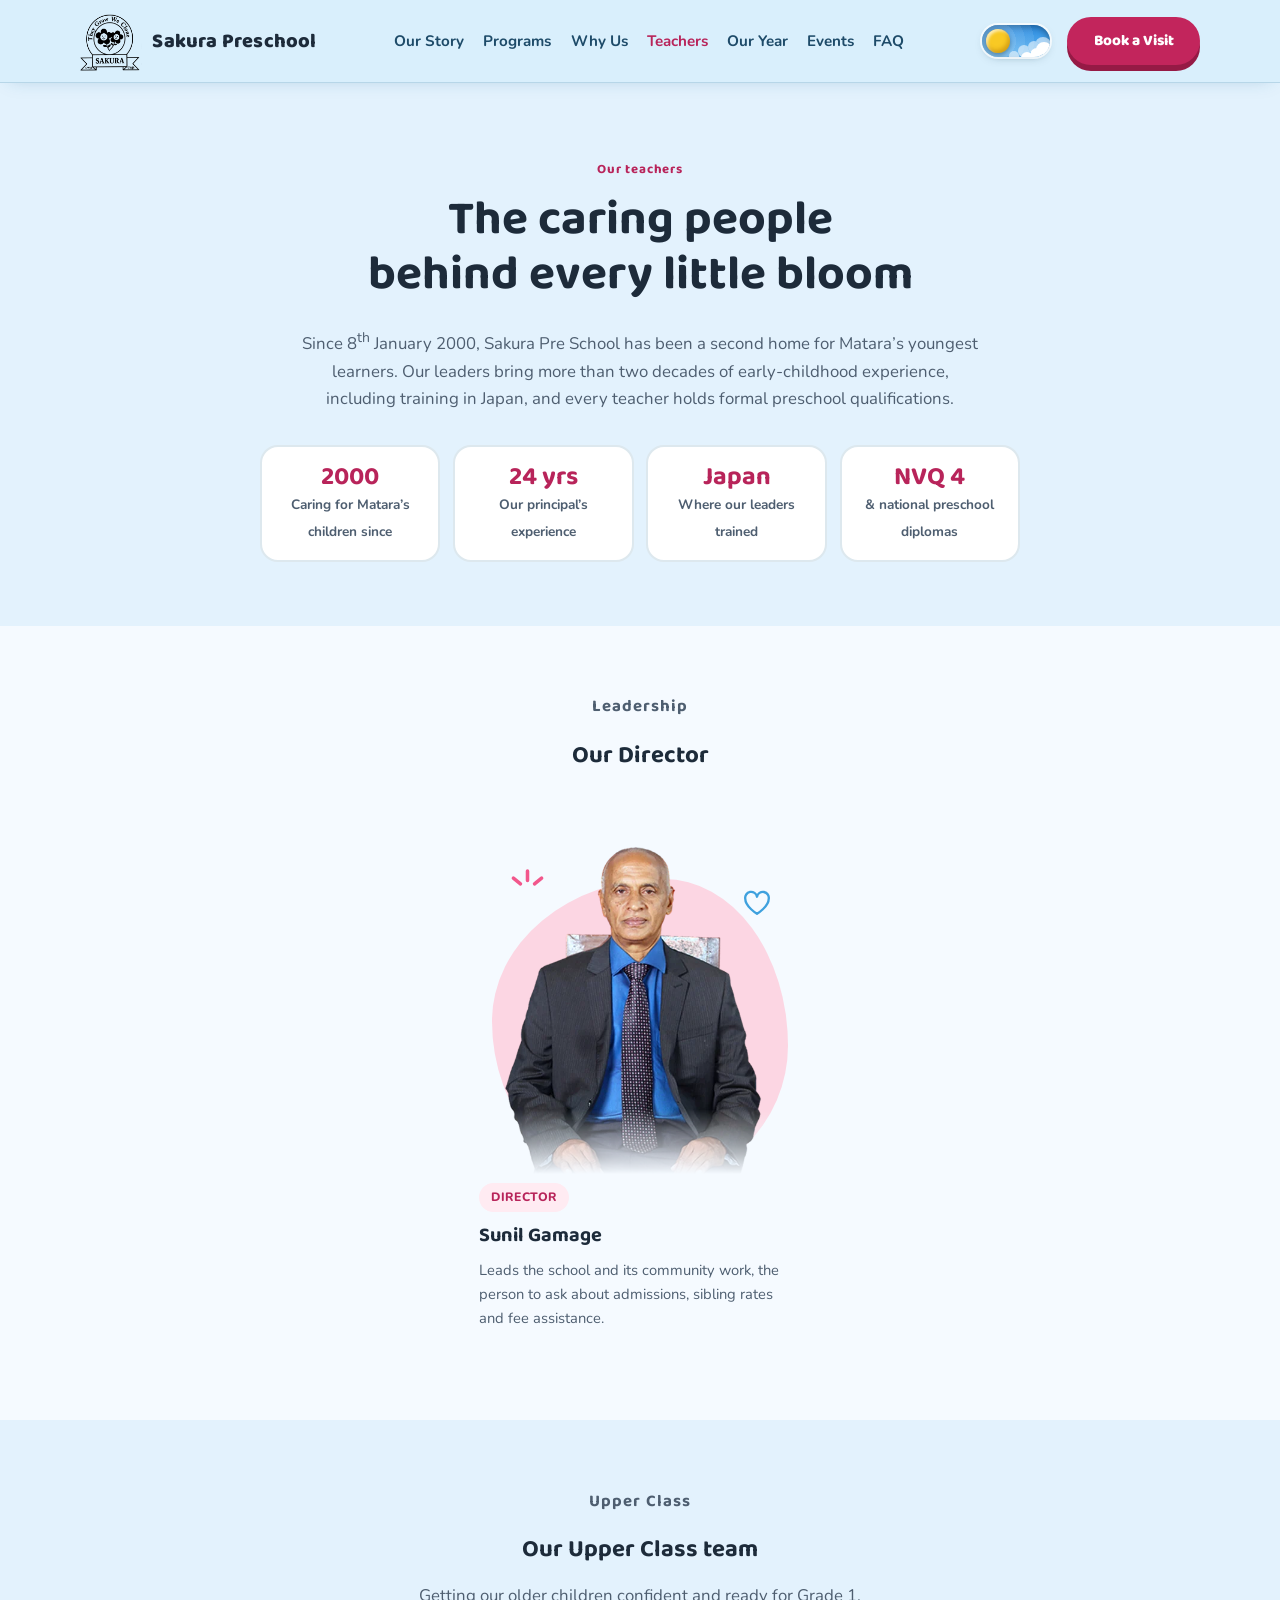
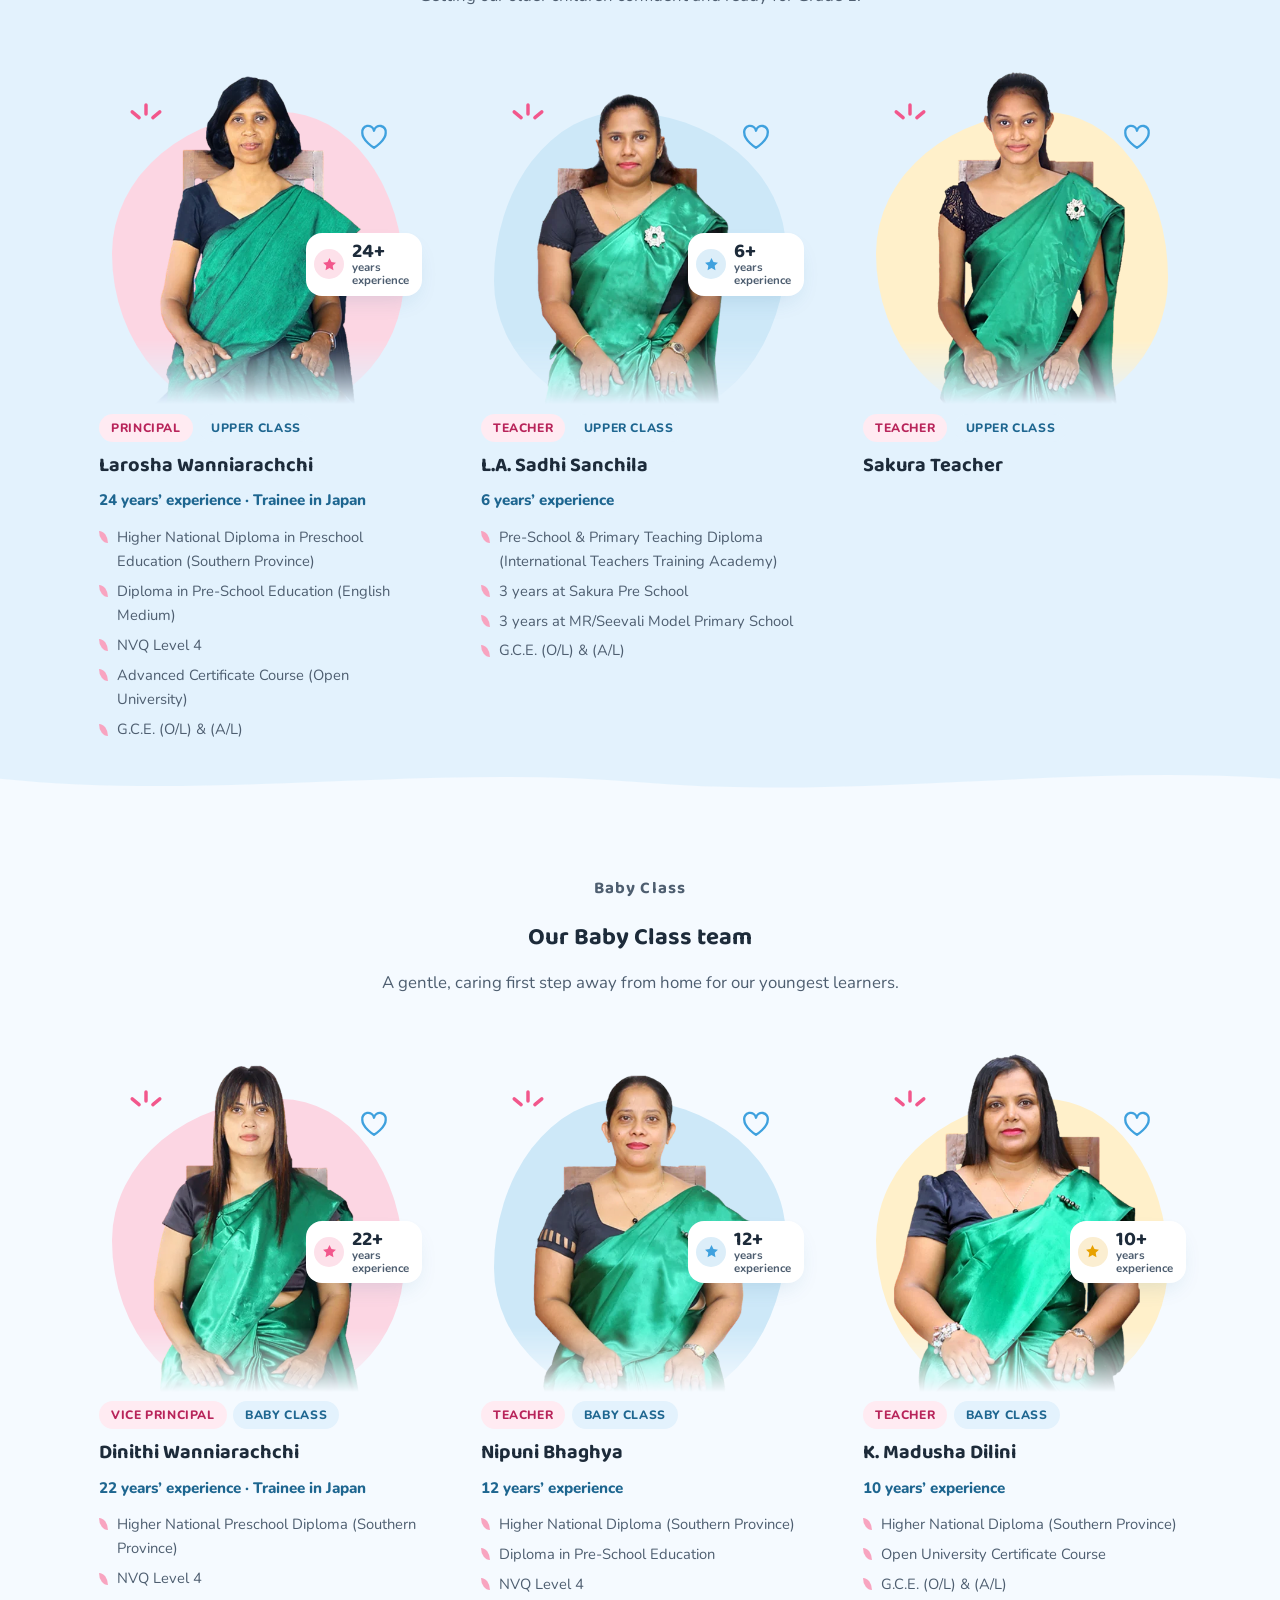
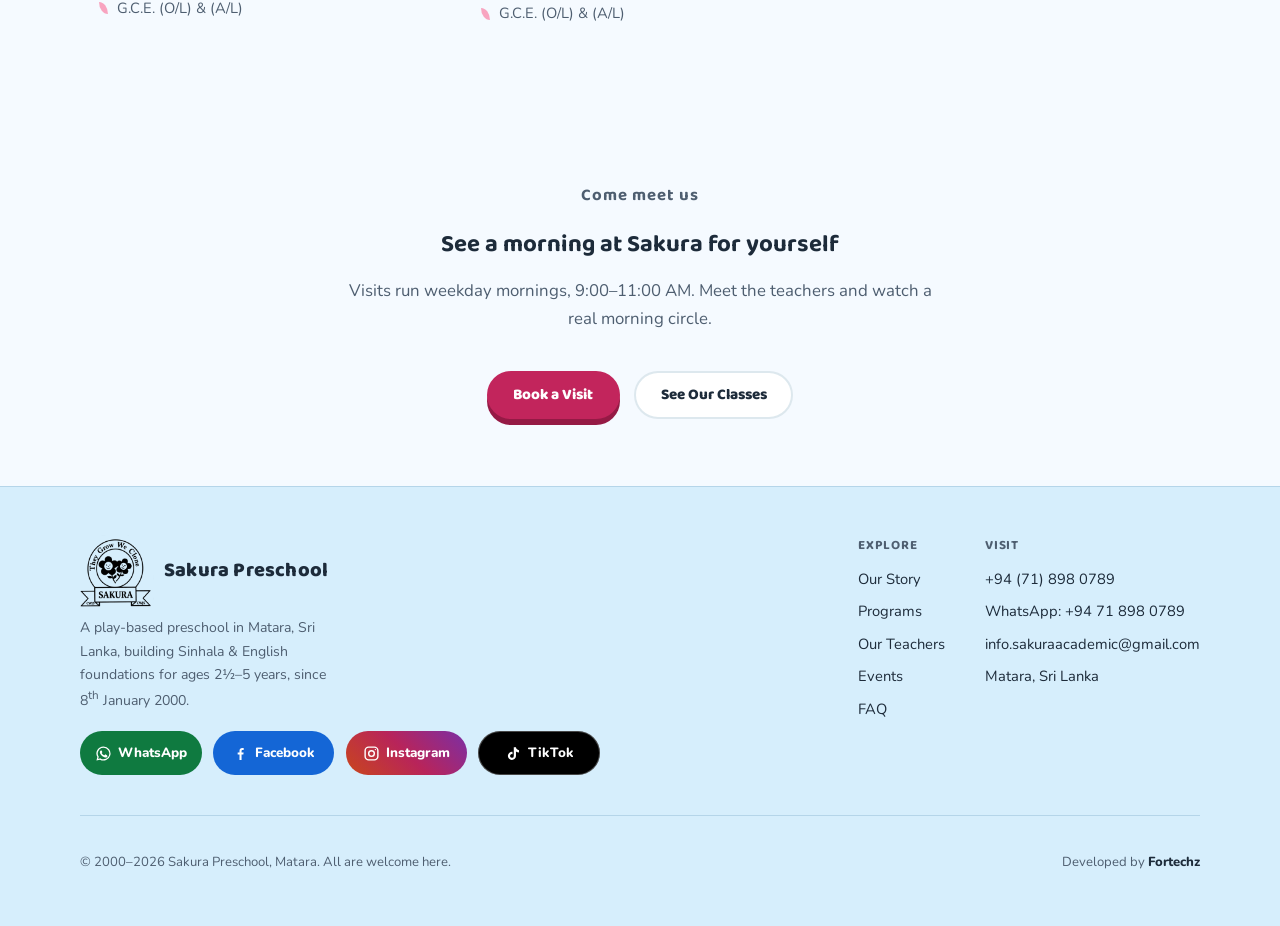
<file: about.html>
<!DOCTYPE html>
<html lang="en">
<head>
<meta charset="UTF-8">
<meta name="viewport" content="width=device-width, initial-scale=1.0">
<title>Our Teachers | Sakura Pre School Matara</title>
<meta name="description" content="Meet the director, principal and qualified Baby Class and Upper Class teachers of Sakura Pre School, Matara, over 20 years of experience, with Japan-trained leadership.">
<meta name="robots" content="index, follow, max-image-preview:large">
<meta name="author" content="Sakura Preschool">
<meta name="theme-color" content="#101d2b">
<script>
  (function () {
    var t;
    try { t = localStorage.getItem('theme'); } catch (e) {}
    if (t !== 'light' && t !== 'dark') t = 'light'; // new visitors start light; dark only if they pick it
    document.documentElement.setAttribute('data-theme', t);
  })();
</script>
<link rel="canonical" href="https://sakura-pre-school.vercel.app/about.html">
<meta property="og:type" content="website">
<meta property="og:site_name" content="Sakura Preschool">
<meta property="og:url" content="https://sakura-pre-school.vercel.app/about.html">
<meta property="og:title" content="Our Teachers | Sakura Pre School Matara">
<meta property="og:description" content="Meet the director, principal and qualified Baby Class and Upper Class teachers of Sakura Pre School, Matara, over 20 years of experience, with Japan-trained leadership.">
<meta property="og:image" content="https://sakura-pre-school.vercel.app/images/staff/larosha-wanniarachchi.jpg">
<meta property="og:image:alt" content="Larosha Wanniarachchi, Principal of Sakura Preschool">
<meta name="twitter:card" content="summary_large_image">
<link rel="icon" href="/favicon.ico" sizes="any">
<link rel="icon" type="image/png" sizes="48x48" href="/favicon-48.png">
<link rel="icon" type="image/png" sizes="96x96" href="/favicon-96.png">
<link rel="icon" type="image/png" sizes="192x192" href="/favicon-192.png">
<link rel="apple-touch-icon" sizes="180x180" href="/apple-touch-icon.png">
<script type="application/ld+json">
{
 "@context": "https://schema.org",
 "@type": "AboutPage",
 "url": "https://sakura-pre-school.vercel.app/about.html",
 "name": "Teachers at Sakura Pre School, Matara",
 "about": {
  "@id": "https://sakura-pre-school.vercel.app/#school",
  "employee": [
   {
    "@type": "Person",
    "name": "Sunil Gamage",
    "jobTitle": "Director",
    "image": "https://sakura-pre-school.vercel.app/images/staff/sunil-gamage.jpg"
   },
   {
    "@type": "Person",
    "name": "Larosha Wanniarachchi",
    "jobTitle": "Principal",
    "image": "https://sakura-pre-school.vercel.app/images/staff/larosha-wanniarachchi.jpg"
   },
   {
    "@type": "Person",
    "name": "L.A. Sadhi Sanchila",
    "jobTitle": "Teacher",
    "image": "https://sakura-pre-school.vercel.app/images/staff/sadhi-sanchila.jpg"
   },
   {
    "@type": "Person",
    "name": "Dinithi Wanniarachchi",
    "jobTitle": "Vice Principal",
    "image": "https://sakura-pre-school.vercel.app/images/staff/dinithi-wanniarachchi.jpg"
   },
   {
    "@type": "Person",
    "name": "Nipuni Bhaghya",
    "jobTitle": "Teacher",
    "image": "https://sakura-pre-school.vercel.app/images/staff/nipuni-bhaghya.jpg"
   },
   {
    "@type": "Person",
    "name": "K. Madusha Dilini",
    "jobTitle": "Teacher",
    "image": "https://sakura-pre-school.vercel.app/images/staff/madusha-dilini.jpg"
   }
  ]
 }
}
</script>
<link rel="stylesheet" href="/css/styles.css">
<link rel="preconnect" href="https://fonts.googleapis.com">
<link rel="preconnect" href="https://fonts.gstatic.com" crossorigin>
<link href="https://fonts.googleapis.com/css2?family=Baloo+2:wght@500;600;700;800&family=Nunito:wght@400;500;600;700;800&family=Noto+Sans+Sinhala:wght@500;700&family=Abhaya+Libre:wght@700;800&display=swap" rel="stylesheet">
</head>
<body>

<a href="#main" class="skip-link">Skip to content</a>

<header class="site">
  <div class="container nav-row">
    <a href="/" class="brand">
      <img class="brand-mark" src="sakura-logo.png" alt="" decoding="async">
      <span class="brand-name">Sakura Preschool</span>
    </a>
    <nav class="links" aria-label="Primary">
      <a href="/#philosophy">Our Story</a>
      <a href="/#programs">Programs</a>
      <a href="/#why">Why Us</a>
      <a href="/about.html" aria-current="page">Teachers</a>
      <a href="/#seasons">Our Year</a>
      <a href="/events.html">Events</a>
      <a href="/#faq">FAQ</a>
    </nav>
    <div class="nav-actions">
      <button type="button" class="theme-toggle" id="themeToggle" role="switch" aria-checked="false" aria-label="Dark mode" title="Switch light / dark mode">
        <span class="tt-track" aria-hidden="true">
          <span class="tt-stars"></span>
          <span class="tt-clouds"></span>
          <span class="tt-knob"><span class="tt-crater c1"></span><span class="tt-crater c2"></span><span class="tt-crater c3"></span></span>
        </span>
      </button>
      <a href="/#enroll" class="btn btn-primary" style="flex-shrink:0">Book a Visit</a>
      <button type="button" class="nav-toggle" id="navToggle" aria-expanded="false" aria-controls="mobileMenu" aria-label="Open menu">
        <svg class="icon-open" viewBox="0 0 24 24" fill="none" stroke="currentColor" stroke-width="2" stroke-linecap="round" aria-hidden="true" focusable="false"><line x1="3" y1="6" x2="21" y2="6"/><line x1="3" y1="12" x2="21" y2="12"/><line x1="3" y1="18" x2="21" y2="18"/></svg>
        <svg class="icon-close" viewBox="0 0 24 24" fill="none" stroke="currentColor" stroke-width="2" stroke-linecap="round" aria-hidden="true" focusable="false"><line x1="5" y1="5" x2="19" y2="19"/><line x1="19" y1="5" x2="5" y2="19"/></svg>
      </button>
    </div>
  </div>
  <div class="container">
    <nav class="mobile-panel" id="mobileMenu" aria-label="Mobile">
      <a href="/#philosophy">Our Story</a>
      <a href="/#programs">Programs</a>
      <a href="/#why">Why Us</a>
      <a href="/about.html" aria-current="page">Teachers</a>
      <a href="/#seasons">Our Year</a>
      <a href="/events.html">Events</a>
      <a href="/#faq">FAQ</a>
      <a href="/#map">Find Us</a>
      <a href="/#enroll" class="btn btn-primary">Book a Visit</a>
    </nav>
  </div>
</header>

<main id="main" tabindex="-1">
  <section class="page-hero">
    <div class="container">
      <p class="eyebrow">Our teachers</p>
      <h1>The caring people behind every little bloom</h1>
      <p class="lead">Since 8<sup>th</sup> January 2000, Sakura Pre School has been a second home for Matara&rsquo;s youngest learners. Our leaders bring more than two decades of early-childhood experience, including training in Japan, and every teacher holds formal preschool qualifications.</p>
      <ul class="stat-strip">
        <li class="stat"><b>2000</b><span>Caring for Matara&rsquo;s children since</span></li>
        <li class="stat"><b>24 yrs</b><span>Our principal&rsquo;s experience</span></li>
        <li class="stat"><b>Japan</b><span>Where our leaders trained</span></li>
        <li class="stat"><b>NVQ&nbsp;4</b><span>&amp; national preschool diplomas</span></li>
      </ul>
    </div>
  </section>

  <section id="director">
    <div class="container">
      <div class="section-head center">
        <p class="eyebrow" style="justify-content:center">Leadership</p>
        <h2>Our Director</h2>
      </div>
      <ul class="staff-grid staff-solo">
        <li class="staff-card" id="sunil-gamage">
          <figure class="staff-photo"><img src="/images/staff/cutout/sunil-gamage.webp" width="600" height="600" loading="lazy" decoding="async" alt="Portrait of Sunil Gamage, Director at Sakura Preschool"></figure>
          <div class="staff-body">
            <div class="staff-tags"><span class="staff-role">Director</span></div>
            <h3>Sunil Gamage</h3>
                        <p class="staff-note">Leads the school and its community work, the person to ask about admissions, sibling rates and fee assistance.</p>
          </div>
        </li>
      </ul>
    </div>
  </section>

  <section id="upper-class" class="band-alt">
    <div class="container">
      <div class="section-head center">
        <p class="eyebrow" style="justify-content:center">Upper Class</p>
        <h2>Our Upper Class team</h2>
        <p>Getting our older children confident and ready for Grade 1.</p>
      </div>
      <ul class="staff-grid">
        <li class="staff-card" id="larosha-wanniarachchi">
          <figure class="staff-photo"><img src="/images/staff/cutout/larosha-wanniarachchi.webp" width="600" height="600" loading="lazy" decoding="async" alt="Portrait of Larosha Wanniarachchi, Principal at Sakura Preschool"><span class="teacher-badge" aria-hidden="true"><span class="tb-ico" aria-hidden="true"><svg viewBox="0 0 24 24"><path d="M12 2.8l2.8 5.7 6.3.9-4.6 4.4 1.1 6.2L12 17l-5.6 3 1.1-6.2L2.9 9.4l6.3-.9Z" fill="currentColor"/></svg></span><span class="tb-text"><b>24+</b> years<br>experience</span></span></figure>
          <div class="staff-body">
            <div class="staff-tags"><span class="staff-role">Principal</span><span class="staff-class">Upper Class</span></div>
            <h3>Larosha Wanniarachchi</h3>
            <p class="staff-exp">24 years&rsquo; experience &middot; Trainee in Japan</p>
            <ul class="staff-quals">
              <li>Higher National Diploma in Preschool Education (Southern Province)</li>
              <li>Diploma in Pre-School Education (English Medium)</li>
              <li>NVQ Level 4</li>
              <li>Advanced Certificate Course (Open University)</li>
              <li>G.C.E. (O/L) &amp; (A/L)</li>
            </ul>
          </div>
        </li>
        <li class="staff-card" id="sadhi-sanchila">
          <figure class="staff-photo"><img src="/images/staff/cutout/sadhi-sanchila.webp" width="600" height="600" loading="lazy" decoding="async" alt="Portrait of L.A. Sadhi Sanchila, Teacher at Sakura Preschool"><span class="teacher-badge" aria-hidden="true"><span class="tb-ico" aria-hidden="true"><svg viewBox="0 0 24 24"><path d="M12 2.8l2.8 5.7 6.3.9-4.6 4.4 1.1 6.2L12 17l-5.6 3 1.1-6.2L2.9 9.4l6.3-.9Z" fill="currentColor"/></svg></span><span class="tb-text"><b>6+</b> years<br>experience</span></span></figure>
          <div class="staff-body">
            <div class="staff-tags"><span class="staff-role">Teacher</span><span class="staff-class">Upper Class</span></div>
            <h3>L.A. Sadhi Sanchila</h3>
            <p class="staff-exp">6 years&rsquo; experience</p>
            <ul class="staff-quals">
              <li>Pre-School &amp; Primary Teaching Diploma (International Teachers Training Academy)</li>
              <li>3 years at Sakura Pre School</li>
              <li>3 years at MR/Seevali Model Primary School</li>
              <li>G.C.E. (O/L) &amp; (A/L)</li>
            </ul>
          </div>
        </li>
        <li class="staff-card" id="upper-class-teacher">
          <figure class="staff-photo"><img src="/images/staff/cutout/teacher-unnamed.webp" width="600" height="600" loading="lazy" decoding="async" alt="Portrait of an Upper Class teacher at Sakura Preschool"></figure>
          <div class="staff-body">
            <div class="staff-tags"><span class="staff-role">Teacher</span><span class="staff-class">Upper Class</span></div>
            <h3>Sakura Teacher</h3>
            <!-- TODO: add her name and qualifications -->
          </div>
        </li>
      </ul>
    </div>
    <svg class="divider to-bg" viewBox="0 0 1200 60" preserveAspectRatio="none" aria-hidden="true" focusable="false"><path d="M0,20 C200,50 400,0 600,25 C800,50 1000,0 1200,20 L1200,60 L0,60 Z"/></svg>
  </section>

  <section id="baby-class">
    <div class="container">
      <div class="section-head center">
        <p class="eyebrow" style="justify-content:center">Baby Class</p>
        <h2>Our Baby Class team</h2>
        <p>A gentle, caring first step away from home for our youngest learners.</p>
      </div>
      <ul class="staff-grid">
        <li class="staff-card" id="dinithi-wanniarachchi">
          <figure class="staff-photo"><img src="/images/staff/cutout/dinithi-wanniarachchi.webp" width="600" height="600" loading="lazy" decoding="async" alt="Portrait of Dinithi Wanniarachchi, Vice Principal at Sakura Preschool"><span class="teacher-badge" aria-hidden="true"><span class="tb-ico" aria-hidden="true"><svg viewBox="0 0 24 24"><path d="M12 2.8l2.8 5.7 6.3.9-4.6 4.4 1.1 6.2L12 17l-5.6 3 1.1-6.2L2.9 9.4l6.3-.9Z" fill="currentColor"/></svg></span><span class="tb-text"><b>22+</b> years<br>experience</span></span></figure>
          <div class="staff-body">
            <div class="staff-tags"><span class="staff-role">Vice Principal</span><span class="staff-class">Baby Class</span></div>
            <h3>Dinithi Wanniarachchi</h3>
            <p class="staff-exp">22 years&rsquo; experience &middot; Trainee in Japan</p>
            <ul class="staff-quals">
              <li>Higher National Preschool Diploma (Southern Province)</li>
              <li>NVQ Level 4</li>
              <li>G.C.E. (O/L) &amp; (A/L)</li>
            </ul>
          </div>
        </li>
        <li class="staff-card" id="nipuni-bhaghya">
          <figure class="staff-photo"><img src="/images/staff/cutout/nipuni-bhaghya.webp" width="600" height="600" loading="lazy" decoding="async" alt="Portrait of Nipuni Bhaghya, Teacher at Sakura Preschool"><span class="teacher-badge" aria-hidden="true"><span class="tb-ico" aria-hidden="true"><svg viewBox="0 0 24 24"><path d="M12 2.8l2.8 5.7 6.3.9-4.6 4.4 1.1 6.2L12 17l-5.6 3 1.1-6.2L2.9 9.4l6.3-.9Z" fill="currentColor"/></svg></span><span class="tb-text"><b>12+</b> years<br>experience</span></span></figure>
          <div class="staff-body">
            <div class="staff-tags"><span class="staff-role">Teacher</span><span class="staff-class">Baby Class</span></div>
            <h3>Nipuni Bhaghya</h3>
            <p class="staff-exp">12 years&rsquo; experience</p>
            <ul class="staff-quals">
              <li>Higher National Diploma (Southern Province)</li>
              <li>Diploma in Pre-School Education</li>
              <li>NVQ Level 4</li>
              <li>G.C.E. (O/L) &amp; (A/L)</li>
            </ul>
          </div>
        </li>
        <li class="staff-card" id="madusha-dilini">
          <figure class="staff-photo"><img src="/images/staff/cutout/madusha-dilini.webp" width="600" height="600" loading="lazy" decoding="async" alt="Portrait of K. Madusha Dilini, Teacher at Sakura Preschool"><span class="teacher-badge" aria-hidden="true"><span class="tb-ico" aria-hidden="true"><svg viewBox="0 0 24 24"><path d="M12 2.8l2.8 5.7 6.3.9-4.6 4.4 1.1 6.2L12 17l-5.6 3 1.1-6.2L2.9 9.4l6.3-.9Z" fill="currentColor"/></svg></span><span class="tb-text"><b>10+</b> years<br>experience</span></span></figure>
          <div class="staff-body">
            <div class="staff-tags"><span class="staff-role">Teacher</span><span class="staff-class">Baby Class</span></div>
            <h3>K. Madusha Dilini</h3>
            <p class="staff-exp">10 years&rsquo; experience</p>
            <ul class="staff-quals">
              <li>Higher National Diploma (Southern Province)</li>
              <li>Open University Certificate Course</li>
              <li>G.C.E. (O/L) &amp; (A/L)</li>
            </ul>
          </div>
        </li>
      </ul>
    </div>
  </section>

  <section class="cta-band">
    <div class="container">
      <div class="section-head center">
        <p class="eyebrow" style="justify-content:center">Come meet us</p>
        <h2>See a morning at Sakura for yourself</h2>
        <p>Visits run weekday mornings, 9:00&ndash;11:00 AM. Meet the teachers and watch a real morning circle.</p>
      </div>
      <div class="hero-ctas">
        <a href="/#enroll" class="btn btn-primary">Book a Visit</a>
        <a href="/#programs" class="btn btn-ghost">See Our Classes</a>
      </div>
    </div>
  </section>
</main>

<footer>
  <div class="container">
    <div class="footer-grid">
      <div>
        <div class="footer-brand">
          <img class="brand-mark" src="sakura-logo.png" alt="" decoding="async">
          <span class="brand-name">Sakura Preschool</span>
        </div>
        <p>A play-based preschool in Matara, Sri Lanka, building Sinhala &amp; English foundations for ages 2&frac12;&ndash;5 years, since 8<sup>th</sup> January 2000.</p>
        <div class="socials" role="group" aria-label="Sakura Preschool on social media">
          <a class="social social-wa" href="https://wa.me/94718980789" target="_blank" rel="noopener"><svg viewBox="0 0 24 24" fill="currentColor" aria-hidden="true"><path d="M12 2a10 10 0 0 0-8.6 15.1L2 22l5-1.3A10 10 0 1 0 12 2Zm0 18.2a8.2 8.2 0 0 1-4.2-1.2l-.3-.2-3 .8.8-2.9-.2-.3A8.2 8.2 0 1 1 12 20.2Zm4.5-6.1c-.2-.1-1.5-.7-1.7-.8-.2-.1-.4-.1-.6.1l-.8 1c-.1.2-.3.2-.5.1a6.7 6.7 0 0 1-3.3-2.9c-.3-.4.2-.4.7-1.3.1-.2 0-.3 0-.4l-.8-1.8c-.2-.5-.4-.4-.6-.4h-.5a1 1 0 0 0-.7.3 3 3 0 0 0-.9 2.2 5.2 5.2 0 0 0 1.1 2.8 11.9 11.9 0 0 0 4.6 4c1.7.7 2.3.8 3.2.7.5-.1 1.5-.6 1.7-1.2.2-.6.2-1.1.2-1.2-.1-.1-.3-.2-.5-.3Z"/></svg>WhatsApp<span class="sr-only"> (opens in a new tab)</span></a>
          <a class="social social-fb" href="https://www.facebook.com/profile.php?id=61560372808466" target="_blank" rel="noopener"><svg viewBox="0 0 24 24" fill="currentColor" aria-hidden="true"><path d="M13.5 21v-7.5h2.5l.4-3h-2.9V8.6c0-.9.3-1.5 1.5-1.5h1.5V4.4c-.3 0-1.2-.1-2.2-.1-2.2 0-3.7 1.3-3.7 3.8v2.4H8v3h2.6V21h2.9Z"/></svg>Facebook<span class="sr-only"> (opens in a new tab)</span></a>
          <a class="social social-ig" href="https://www.instagram.com/sakurapreschool._/" target="_blank" rel="noopener"><svg viewBox="0 0 24 24" fill="none" stroke="currentColor" stroke-width="2" aria-hidden="true"><rect x="3" y="3" width="18" height="18" rx="5"/><circle cx="12" cy="12" r="4"/><circle cx="17.5" cy="6.5" r="1" fill="currentColor" stroke="none"/></svg>Instagram<span class="sr-only"> (opens in a new tab)</span></a>
          <a class="social social-tt" href="https://www.tiktok.com/@sakura.pre.school" target="_blank" rel="noopener"><svg viewBox="0 0 24 24" fill="currentColor" aria-hidden="true"><path d="M16.6 5.8A4.3 4.3 0 0 1 15.5 3h-3.1v12.4a2.6 2.6 0 1 1-1.8-2.5V9.7a5.7 5.7 0 1 0 4.9 5.7V9.1a7.4 7.4 0 0 0 4.3 1.4V7.4a4.3 4.3 0 0 1-3.2-1.6Z"/></svg>TikTok<span class="sr-only"> (opens in a new tab)</span></a>
        </div>
      </div>
      <nav class="footer-links" aria-label="Footer">
        <div>
          <h2 class="footer-h">Explore</h2>
          <a href="/#philosophy">Our Story</a>
          <a href="/#programs">Programs</a>
          <a href="/about.html">Our Teachers</a>
          <a href="/events.html">Events</a>
          <a href="/#faq">FAQ</a>
        </div>
        <div>
          <h2 class="footer-h">Visit</h2>
          <a href="tel:+94718980789">+94 (71) 898 0789</a>
          <a href="https://wa.me/94718980789" target="_blank" rel="noopener">WhatsApp: +94 71 898 0789<span class="sr-only"> (opens in a new tab)</span></a>
          <a href="mailto:info.sakuraacademic@gmail.com">info.sakuraacademic@gmail.com</a>
          <a href="/#map">Matara, Sri Lanka</a>
        </div>
      </nav>
    </div>
    <div class="footer-bottom">
      <span>&copy; 2000&ndash;2026 Sakura Preschool, Matara. All are welcome here.</span>
      <span class="credit">Developed by <a href="https://fortechz.com/" target="_blank" rel="noopener">Fortechz<span class="sr-only"> (opens in a new tab)</span></a></span>
    </div>
  </div>
</footer>

<script src="/js/site.js" defer></script>
</body>
</html>
</file>
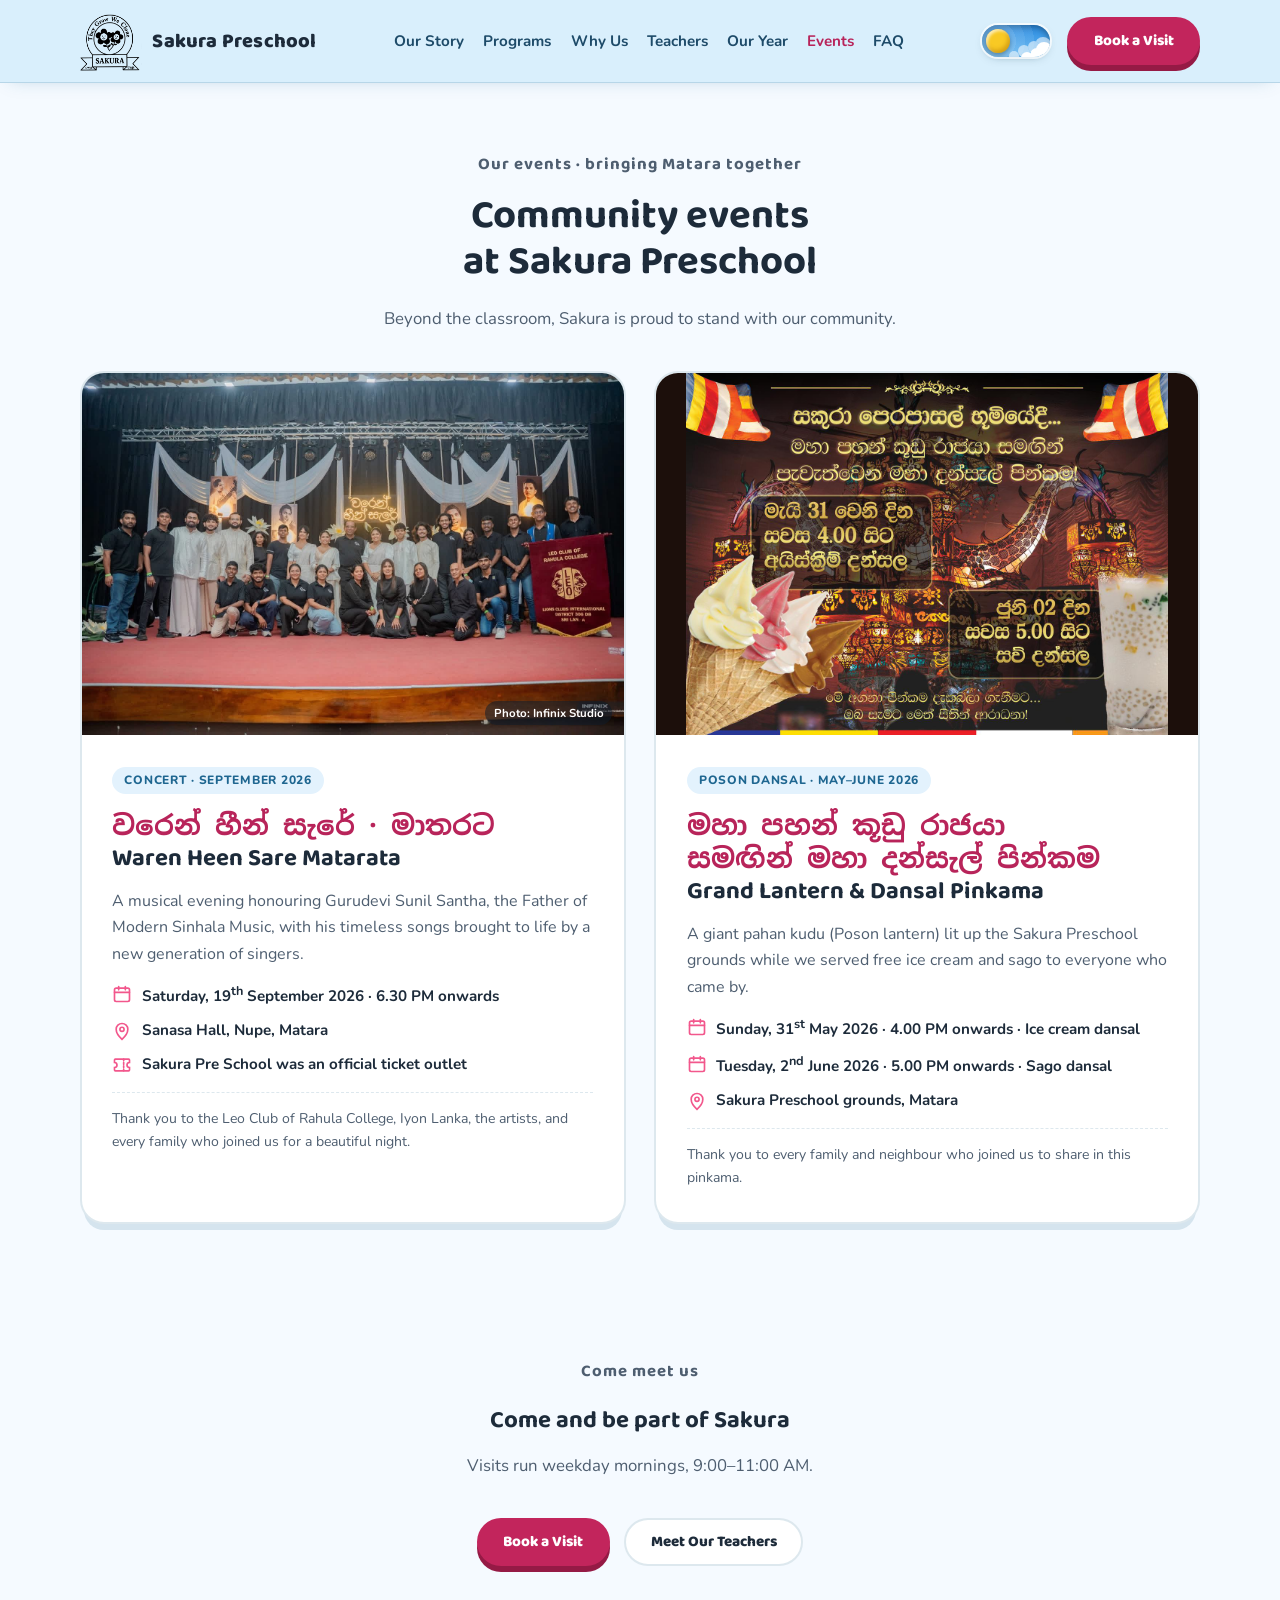
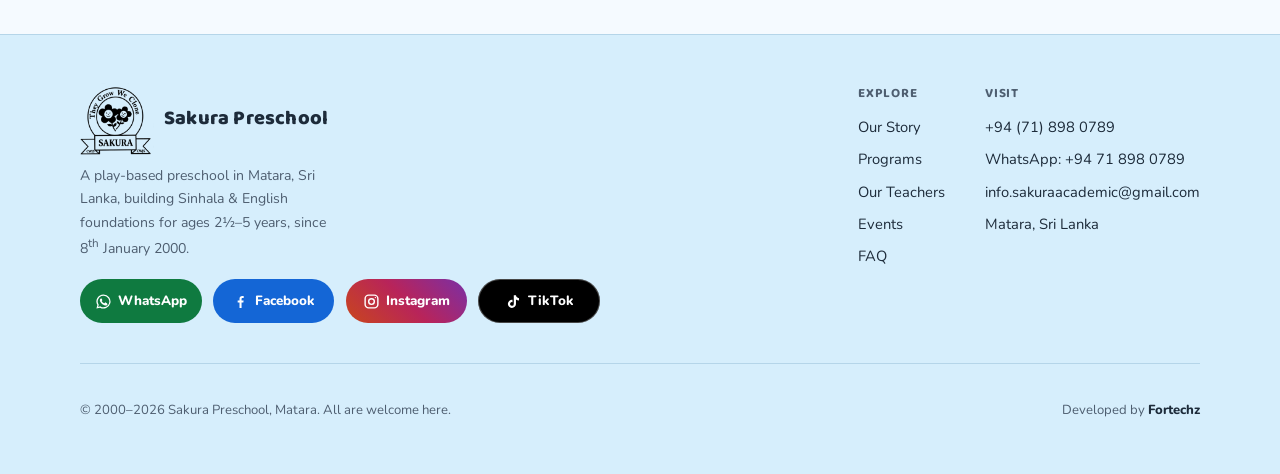
<file: events.html>
<!DOCTYPE html>
<html lang="en">
<head>
<meta charset="UTF-8">
<meta name="viewport" content="width=device-width, initial-scale=1.0">
<title>Events | Sakura Pre School Matara</title>
<meta name="description" content="Community events at Sakura Pre School, Matara: the Waren Heen Sare Matarata concert and our grand Poson lantern &amp; dansal pinkama.">
<meta name="robots" content="index, follow, max-image-preview:large">
<meta name="author" content="Sakura Preschool">
<meta name="theme-color" content="#101d2b">
<script>
  (function () {
    var t;
    try { t = localStorage.getItem('theme'); } catch (e) {}
    if (t !== 'light' && t !== 'dark') t = 'light'; // new visitors start light; dark only if they pick it
    document.documentElement.setAttribute('data-theme', t);
  })();
</script>
<link rel="canonical" href="https://sakura-pre-school.vercel.app/events.html">
<meta property="og:type" content="website">
<meta property="og:site_name" content="Sakura Preschool">
<meta property="og:url" content="https://sakura-pre-school.vercel.app/events.html">
<meta property="og:title" content="Events | Sakura Pre School Matara">
<meta property="og:description" content="Community events at Sakura Pre School, Matara: the Waren Heen Sare Matarata concert and our grand Poson lantern &amp; dansal pinkama.">
<meta property="og:image" content="https://sakura-pre-school.vercel.app/event-waren-heen-sare.jpg">
<meta property="og:image:alt" content="Waren Heen Sare Matarata concert at Sanasa Hall, Matara">
<meta name="twitter:card" content="summary_large_image">
<link rel="icon" href="/favicon.ico" sizes="any">
<link rel="icon" type="image/png" sizes="48x48" href="/favicon-48.png">
<link rel="icon" type="image/png" sizes="96x96" href="/favicon-96.png">
<link rel="icon" type="image/png" sizes="192x192" href="/favicon-192.png">
<link rel="apple-touch-icon" sizes="180x180" href="/apple-touch-icon.png">
<script type="application/ld+json">
[
 {
  "@context": "https://schema.org",
  "@type": "Event",
  "name": "Waren Heen Sare Matarata (වරෙන් හීන් සැරේ මාතරට)",
  "description": "A musical tribute to Gurudevi Sunil Santha, the Father of Modern Sinhala Music.",
  "startDate": "2026-09-19T18:30:00+05:30",
  "eventStatus": "https://schema.org/EventScheduled",
  "eventAttendanceMode": "https://schema.org/OfflineEventAttendanceMode",
  "image": "https://sakura-pre-school.vercel.app/event-waren-heen-sare.jpg",
  "location": {
   "@type": "Place",
   "name": "Sanasa Hall, Nupe",
   "address": {
    "@type": "PostalAddress",
    "addressLocality": "Matara",
    "addressCountry": "LK"
   }
  }
 },
 {
  "@context": "https://schema.org",
  "@type": "Event",
  "name": "Grand Lantern & Dansal Pinkama (මහා පහන් කූඩු රාජයා සමඟින් මහා දන්සැල් පින්කම)",
  "description": "A giant Poson lantern with an ice cream dansal and a sago dansal at Sakura Preschool grounds, Matara.",
  "startDate": "2026-05-31T16:00:00+05:30",
  "endDate": "2026-06-02T21:00:00+05:30",
  "eventStatus": "https://schema.org/EventScheduled",
  "eventAttendanceMode": "https://schema.org/OfflineEventAttendanceMode",
  "isAccessibleForFree": true,
  "image": "https://sakura-pre-school.vercel.app/event-poson-dansal.jpg",
  "location": {
   "@type": "Place",
   "name": "Sakura Preschool",
   "address": {
    "@type": "PostalAddress",
    "addressLocality": "Matara",
    "addressCountry": "LK"
   }
  }
 }
]
</script>
<link rel="stylesheet" href="/css/styles.css">
<link rel="preconnect" href="https://fonts.googleapis.com">
<link rel="preconnect" href="https://fonts.gstatic.com" crossorigin>
<link href="https://fonts.googleapis.com/css2?family=Baloo+2:wght@500;600;700;800&family=Nunito:wght@400;500;600;700;800&family=Noto+Sans+Sinhala:wght@500;700&family=Abhaya+Libre:wght@700;800&display=swap" rel="stylesheet">
</head>
<body>

<a href="#main" class="skip-link">Skip to content</a>

<header class="site">
  <div class="container nav-row">
    <a href="/" class="brand">
      <img class="brand-mark" src="sakura-logo.png" alt="" decoding="async">
      <span class="brand-name">Sakura Preschool</span>
    </a>
    <nav class="links" aria-label="Primary">
      <a href="/#philosophy">Our Story</a>
      <a href="/#programs">Programs</a>
      <a href="/#why">Why Us</a>
      <a href="/about.html">Teachers</a>
      <a href="/#seasons">Our Year</a>
      <a href="/events.html" aria-current="page">Events</a>
      <a href="/#faq">FAQ</a>
    </nav>
    <div class="nav-actions">
      <button type="button" class="theme-toggle" id="themeToggle" role="switch" aria-checked="false" aria-label="Dark mode" title="Switch light / dark mode">
        <span class="tt-track" aria-hidden="true">
          <span class="tt-stars"></span>
          <span class="tt-clouds"></span>
          <span class="tt-knob"><span class="tt-crater c1"></span><span class="tt-crater c2"></span><span class="tt-crater c3"></span></span>
        </span>
      </button>
      <a href="/#enroll" class="btn btn-primary" style="flex-shrink:0">Book a Visit</a>
      <button type="button" class="nav-toggle" id="navToggle" aria-expanded="false" aria-controls="mobileMenu" aria-label="Open menu">
        <svg class="icon-open" viewBox="0 0 24 24" fill="none" stroke="currentColor" stroke-width="2" stroke-linecap="round" aria-hidden="true" focusable="false"><line x1="3" y1="6" x2="21" y2="6"/><line x1="3" y1="12" x2="21" y2="12"/><line x1="3" y1="18" x2="21" y2="18"/></svg>
        <svg class="icon-close" viewBox="0 0 24 24" fill="none" stroke="currentColor" stroke-width="2" stroke-linecap="round" aria-hidden="true" focusable="false"><line x1="5" y1="5" x2="19" y2="19"/><line x1="19" y1="5" x2="5" y2="19"/></svg>
      </button>
    </div>
  </div>
  <div class="container">
    <nav class="mobile-panel" id="mobileMenu" aria-label="Mobile">
      <a href="/#philosophy">Our Story</a>
      <a href="/#programs">Programs</a>
      <a href="/#why">Why Us</a>
      <a href="/about.html">Teachers</a>
      <a href="/#seasons">Our Year</a>
      <a href="/events.html" aria-current="page">Events</a>
      <a href="/#faq">FAQ</a>
      <a href="/#map">Find Us</a>
      <a href="/#enroll" class="btn btn-primary">Book a Visit</a>
    </nav>
  </div>
</header>

<main id="main" tabindex="-1">
  <!-- LATEST EVENT -->
  <section id="events">
    <div class="container">
      <div class="section-head center">
        <p class="eyebrow" style="justify-content:center">Our events &middot; bringing Matara together</p>
        <h1>Community events at Sakura Preschool</h1>
        <p>Beyond the classroom, Sakura is proud to stand with our community.</p>
      </div>
      <div class="event-list">
      <article class="event-card">
        <figure class="event-photo">
          <img src="/event-waren-heen-sare.jpg" width="1500" height="1000" loading="lazy" decoding="async"
               alt="Performers, organisers and volunteers of Waren Heen Sare Matarata on stage at Sanasa Hall, Matara, with the Leo Club of Rahula College banner">
          <figcaption>Photo: Infinix Studio</figcaption>
        </figure>
        <div class="event-body">
          <span class="event-tag">Concert &middot; September 2026</span>
          <h3><span class="si" lang="si">වරෙන් හීන් සැරේ &middot; මාතරට</span>Waren Heen Sare Matarata</h3>
          <p>A musical evening honouring Gurudevi Sunil Santha, the Father of Modern Sinhala Music, with his timeless songs brought to life by a new generation of singers.</p>
          <ul class="event-meta">
            <li><svg viewBox="0 0 24 24" fill="none" stroke="currentColor" stroke-width="2" stroke-linecap="round" aria-hidden="true"><rect x="3" y="5" width="18" height="16" rx="2"/><path d="M3 10h18M8 3v4M16 3v4"/></svg><span>Saturday, 19<sup>th</sup> September 2026 &middot; 6.30 PM onwards</span></li>
            <li><svg viewBox="0 0 24 24" fill="none" stroke="currentColor" stroke-width="2" stroke-linecap="round" aria-hidden="true"><path d="M12 22s7-6.2 7-12a7 7 0 0 0-14 0c0 5.8 7 12 7 12Z"/><circle cx="12" cy="10" r="2.5"/></svg><span>Sanasa Hall, Nupe, Matara</span></li>
            <li><svg viewBox="0 0 24 24" fill="none" stroke="currentColor" stroke-width="2" stroke-linecap="round" aria-hidden="true"><path d="M3 9V6a1 1 0 0 1 1-1h16a1 1 0 0 1 1 1v3a3 3 0 0 0 0 6v3a1 1 0 0 1-1 1H4a1 1 0 0 1-1-1v-3a3 3 0 0 0 0-6Z"/><path d="M14 5v14" stroke-dasharray="2 2"/></svg><span>Sakura Pre School was an official ticket outlet</span></li>
          </ul>
          <p class="event-thanks">Thank you to the Leo Club of Rahula College, Iyon Lanka, the artists, and every family who joined us for a beautiful night.</p>
        </div>
      </article>
      <article class="event-card">
        <figure class="event-photo poster">
          <img src="/event-poson-dansal.jpg" width="1280" height="960" loading="lazy" decoding="async"
               alt="Poster for the grand lantern and dansal pinkama at Sakura Preschool grounds: ice cream dansal on 31 May from 4.00 PM and sago dansal on 2 June from 5.00 PM">
        </figure>
        <div class="event-body">
          <span class="event-tag">Poson Dansal &middot; May&ndash;June 2026</span>
          <h3><span class="si" lang="si">මහා පහන් කූඩු රාජයා සමඟින් මහා දන්සැල් පින්කම</span>Grand Lantern &amp; Dansal Pinkama</h3>
          <p>A giant pahan kudu (Poson lantern) lit up the Sakura Preschool grounds while we served free ice cream and sago to everyone who came by.</p>
          <ul class="event-meta">
            <li><svg viewBox="0 0 24 24" fill="none" stroke="currentColor" stroke-width="2" stroke-linecap="round" aria-hidden="true"><rect x="3" y="5" width="18" height="16" rx="2"/><path d="M3 10h18M8 3v4M16 3v4"/></svg><span>Sunday, 31<sup>st</sup> May 2026 &middot; 4.00 PM onwards &middot; Ice cream dansal</span></li>
            <li><svg viewBox="0 0 24 24" fill="none" stroke="currentColor" stroke-width="2" stroke-linecap="round" aria-hidden="true"><rect x="3" y="5" width="18" height="16" rx="2"/><path d="M3 10h18M8 3v4M16 3v4"/></svg><span>Tuesday, 2<sup>nd</sup> June 2026 &middot; 5.00 PM onwards &middot; Sago dansal</span></li>
            <li><svg viewBox="0 0 24 24" fill="none" stroke="currentColor" stroke-width="2" stroke-linecap="round" aria-hidden="true"><path d="M12 22s7-6.2 7-12a7 7 0 0 0-14 0c0 5.8 7 12 7 12Z"/><circle cx="12" cy="10" r="2.5"/></svg><span>Sakura Preschool grounds, Matara</span></li>
          </ul>
          <p class="event-thanks">Thank you to every family and neighbour who joined us to share in this pinkama.</p>
        </div>
      </article>
      </div>
    </div>
  </section>

  <section class="cta-band">
    <div class="container">
      <div class="section-head center">
        <p class="eyebrow" style="justify-content:center">Come meet us</p>
        <h2>Come and be part of Sakura</h2>
        <p>Visits run weekday mornings, 9:00&ndash;11:00 AM.</p>
      </div>
      <div class="hero-ctas">
        <a href="/#enroll" class="btn btn-primary">Book a Visit</a>
        <a href="/about.html" class="btn btn-ghost">Meet Our Teachers</a>
      </div>
    </div>
  </section>
</main>

<footer>
  <div class="container">
    <div class="footer-grid">
      <div>
        <div class="footer-brand">
          <img class="brand-mark" src="sakura-logo.png" alt="" decoding="async">
          <span class="brand-name">Sakura Preschool</span>
        </div>
        <p>A play-based preschool in Matara, Sri Lanka, building Sinhala &amp; English foundations for ages 2&frac12;&ndash;5 years, since 8<sup>th</sup> January 2000.</p>
        <div class="socials" role="group" aria-label="Sakura Preschool on social media">
          <a class="social social-wa" href="https://wa.me/94718980789" target="_blank" rel="noopener"><svg viewBox="0 0 24 24" fill="currentColor" aria-hidden="true"><path d="M12 2a10 10 0 0 0-8.6 15.1L2 22l5-1.3A10 10 0 1 0 12 2Zm0 18.2a8.2 8.2 0 0 1-4.2-1.2l-.3-.2-3 .8.8-2.9-.2-.3A8.2 8.2 0 1 1 12 20.2Zm4.5-6.1c-.2-.1-1.5-.7-1.7-.8-.2-.1-.4-.1-.6.1l-.8 1c-.1.2-.3.2-.5.1a6.7 6.7 0 0 1-3.3-2.9c-.3-.4.2-.4.7-1.3.1-.2 0-.3 0-.4l-.8-1.8c-.2-.5-.4-.4-.6-.4h-.5a1 1 0 0 0-.7.3 3 3 0 0 0-.9 2.2 5.2 5.2 0 0 0 1.1 2.8 11.9 11.9 0 0 0 4.6 4c1.7.7 2.3.8 3.2.7.5-.1 1.5-.6 1.7-1.2.2-.6.2-1.1.2-1.2-.1-.1-.3-.2-.5-.3Z"/></svg>WhatsApp<span class="sr-only"> (opens in a new tab)</span></a>
          <a class="social social-fb" href="https://www.facebook.com/profile.php?id=61560372808466" target="_blank" rel="noopener"><svg viewBox="0 0 24 24" fill="currentColor" aria-hidden="true"><path d="M13.5 21v-7.5h2.5l.4-3h-2.9V8.6c0-.9.3-1.5 1.5-1.5h1.5V4.4c-.3 0-1.2-.1-2.2-.1-2.2 0-3.7 1.3-3.7 3.8v2.4H8v3h2.6V21h2.9Z"/></svg>Facebook<span class="sr-only"> (opens in a new tab)</span></a>
          <a class="social social-ig" href="https://www.instagram.com/sakurapreschool._/" target="_blank" rel="noopener"><svg viewBox="0 0 24 24" fill="none" stroke="currentColor" stroke-width="2" aria-hidden="true"><rect x="3" y="3" width="18" height="18" rx="5"/><circle cx="12" cy="12" r="4"/><circle cx="17.5" cy="6.5" r="1" fill="currentColor" stroke="none"/></svg>Instagram<span class="sr-only"> (opens in a new tab)</span></a>
          <a class="social social-tt" href="https://www.tiktok.com/@sakura.pre.school" target="_blank" rel="noopener"><svg viewBox="0 0 24 24" fill="currentColor" aria-hidden="true"><path d="M16.6 5.8A4.3 4.3 0 0 1 15.5 3h-3.1v12.4a2.6 2.6 0 1 1-1.8-2.5V9.7a5.7 5.7 0 1 0 4.9 5.7V9.1a7.4 7.4 0 0 0 4.3 1.4V7.4a4.3 4.3 0 0 1-3.2-1.6Z"/></svg>TikTok<span class="sr-only"> (opens in a new tab)</span></a>
        </div>
      </div>
      <nav class="footer-links" aria-label="Footer">
        <div>
          <h2 class="footer-h">Explore</h2>
          <a href="/#philosophy">Our Story</a>
          <a href="/#programs">Programs</a>
          <a href="/about.html">Our Teachers</a>
          <a href="/events.html">Events</a>
          <a href="/#faq">FAQ</a>
        </div>
        <div>
          <h2 class="footer-h">Visit</h2>
          <a href="tel:+94718980789">+94 (71) 898 0789</a>
          <a href="https://wa.me/94718980789" target="_blank" rel="noopener">WhatsApp: +94 71 898 0789<span class="sr-only"> (opens in a new tab)</span></a>
          <a href="mailto:info.sakuraacademic@gmail.com">info.sakuraacademic@gmail.com</a>
          <a href="/#map">Matara, Sri Lanka</a>
        </div>
      </nav>
    </div>
    <div class="footer-bottom">
      <span>&copy; 2000&ndash;2026 Sakura Preschool, Matara. All are welcome here.</span>
      <span class="credit">Developed by <a href="https://fortechz.com/" target="_blank" rel="noopener">Fortechz<span class="sr-only"> (opens in a new tab)</span></a></span>
    </div>
  </div>
</footer>

<script src="/js/site.js" defer></script>
</body>
</html>
</file>
<file: css/styles.css>
/* Shared styles for every page of the Sakura Preschool site */
:root{
  --sky-300:#8FCBF0;
  --sky-500:#3FA1DE;
  --sky-700:#1E6690;
  --sky-900:#123B54;
  --bloom-300:#F8A4C0;
  --bloom-500:#F2578C;
  --bloom-700:#D13A6C;
  --sun-300:#FFDD8A;
  --sun-400:#FFC94A;
  --sun-600:#E8A100;
  --leaf-400:#7BCB96;
  --leaf-500:#48B26B;
  --leaf-700:#2E7C48;
  --ink-800:#2B2A33;
  --ink-600:#5B5A66;
  --cream-50:#FFFAF0;

  --bg:#F5FAFF;
  --surface:#FFFFFF;
  --surface-alt:#E3F2FD;
  --surface-alt-2:#FFEBF2;
  --text:#1D2B3A;
  --text-muted:#4E5E70;
  --accent:var(--bloom-500);
  --accent-strong:#B8245A; /* 5.3:1+ on every light surface (was 4.1:1) */
  --accent-soft:var(--bloom-300);
  --accent-wash:var(--surface-alt-2);
  --sky:var(--sky-500);
  --sky-deep:var(--sky-700);
  --sun:var(--sun-400);
  --leaf:var(--leaf-500);
  --leaf-strong:var(--leaf-700);
  --border:rgba(30,102,144,.15);
  --shadow:rgba(30,102,144,.18);
  --bar:#D6EEFC;
  --bar-border:rgba(30,102,144,.18);
  --focus:#1E6690;          /* 5.2:1 on the bar, 6.2:1 on white */
  --btn-bg:#C2255C;         /* white text 5.7:1 (was 3.2:1) */
  --btn-fg:#FFFFFF;
  --btn-shadow:#951A45;
  --error:#B3261E;
  /* photo sections: bright sky wash + dark text in light theme */
  --photo-hero-wash:linear-gradient(100deg, rgba(245,250,255,.97) 0%, rgba(245,250,255,.9) 40%, rgba(245,250,255,.5) 70%, rgba(245,250,255,.05) 100%);
  --photo-hero-wash-sm:linear-gradient(180deg, rgba(245,250,255,.93), rgba(245,250,255,.88));
  --photo-wash:linear-gradient(180deg, rgba(227,242,253,.93), rgba(245,250,255,.88));
  --photo-base:#E3F2FD;
  --on-photo:var(--text);
  --on-photo-muted:var(--text-muted);
  --on-photo-eyebrow:var(--accent-strong);
  --on-photo-line:rgba(30,102,144,.3);
  --on-photo-ghost:rgba(255,255,255,.75);
  --on-photo-ghost-border:rgba(30,102,144,.3);
}
@media (prefers-color-scheme:dark){
  :root:not([data-theme="light"]){
    --bg:#122234;
    --surface:#1A2E44;
    --surface-alt:#1C3349;
    --surface-alt-2:#2B2440;
    --text:#FBF3E3;
    --text-muted:#C9D6E3;
    --accent:#FF7FAC;
    --accent-strong:#FFAAC8;
    --accent-soft:#C9668C;
    --accent-wash:#33263A;
    --sky:#7FC6F2;
    --sky-deep:#BFE3FA;
    --sun:#FFD873;
    --leaf:#7FD69B;
    --leaf-strong:#A6E6BC;
    --border:rgba(251,243,227,.16);
    --shadow:rgba(0,0,0,.5);
    --bar:#173A57;
    --bar-border:rgba(127,198,242,.22);
    --focus:#7FC6F2;
    --btn-bg:#FF7FAC;
    --btn-fg:#122234;       /* dark text on pink 6.8:1 (white was 2.4:1) */
    --btn-shadow:#C9668C;
    --error:#FFB4AB;
    --photo-hero-wash:linear-gradient(100deg, rgba(16,29,43,.95) 0%, rgba(16,29,43,.85) 42%, rgba(16,29,43,.52) 75%, rgba(16,29,43,.2) 100%);
    --photo-hero-wash-sm:linear-gradient(180deg, rgba(16,29,43,.9), rgba(16,29,43,.86));
    --photo-wash:linear-gradient(180deg, rgba(16,29,43,.87), rgba(16,29,43,.8));
    --photo-base:#101d2b;
    --on-photo:#fff;
    --on-photo-muted:rgba(255,255,255,.88);
    --on-photo-eyebrow:var(--sun);
    --on-photo-line:rgba(255,255,255,.35);
    --on-photo-ghost:rgba(255,255,255,.14);
    --on-photo-ghost-border:rgba(255,255,255,.5);
  }
}
:root[data-theme="dark"]{
  --bg:#122234;
  --surface:#1A2E44;
  --surface-alt:#1C3349;
  --surface-alt-2:#2B2440;
  --text:#FBF3E3;
  --text-muted:#C9D6E3;
  --accent:#FF7FAC;
  --accent-strong:#FFAAC8;
  --accent-soft:#C9668C;
  --accent-wash:#33263A;
  --sky:#7FC6F2;
  --sky-deep:#BFE3FA;
  --sun:#FFD873;
  --leaf:#7FD69B;
  --leaf-strong:#A6E6BC;
  --border:rgba(251,243,227,.16);
  --shadow:rgba(0,0,0,.5);
  --bar:#173A57;
  --bar-border:rgba(127,198,242,.22);
  --focus:#7FC6F2;
  --btn-bg:#FF7FAC;
  --btn-fg:#122234;       /* dark text on pink 6.8:1 (white was 2.4:1) */
  --btn-shadow:#C9668C;
  --error:#FFB4AB;
  --photo-hero-wash:linear-gradient(100deg, rgba(16,29,43,.95) 0%, rgba(16,29,43,.85) 42%, rgba(16,29,43,.52) 75%, rgba(16,29,43,.2) 100%);
  --photo-hero-wash-sm:linear-gradient(180deg, rgba(16,29,43,.9), rgba(16,29,43,.86));
  --photo-wash:linear-gradient(180deg, rgba(16,29,43,.87), rgba(16,29,43,.8));
  --photo-base:#101d2b;
  --on-photo:#fff;
  --on-photo-muted:rgba(255,255,255,.88);
  --on-photo-eyebrow:var(--sun);
  --on-photo-line:rgba(255,255,255,.35);
  --on-photo-ghost:rgba(255,255,255,.14);
  --on-photo-ghost-border:rgba(255,255,255,.5);
}

*,*::before,*::after{box-sizing:border-box}
html{scroll-behavior:smooth}
@media (prefers-reduced-motion:reduce){ html{scroll-behavior:auto} }

body{
  margin:0;
  background:var(--bg);
  color:var(--text);
  font-family:"Nunito","Segoe UI",system-ui,sans-serif;
  font-size:16px;
  line-height:1.65;
  -webkit-font-smoothing:antialiased;
  padding-left:max(16px,env(safe-area-inset-left));
  padding-right:max(16px,env(safe-area-inset-right));
  overflow-wrap:break-word; /* long words / emails wrap instead of overflowing */
}
h1,h2,h3{
  font-family:"Baloo 2","Nunito",system-ui,sans-serif;
  color:var(--text);
  margin:0 0 .5em;
  text-wrap:balance;
  font-weight:700;
}
p{margin:0 0 1em}
img,svg,iframe,video{max-width:100%}
a{color:inherit}
.container{max-width:1120px;margin:0 auto}
.si{font-family:"Noto Sans Sinhala","Nunito",sans-serif}
.greet{font-family:"Abhaya Libre","Noto Sans Sinhala",serif;font-weight:800;font-size:1.6em;line-height:1.15;letter-spacing:.02em;text-transform:none}
.eyebrow.eyebrow-stack{flex-direction:column;align-items:flex-start;gap:.15em}
.eyebrow.eyebrow-stack::before{display:none}
.eyebrow{
  font-family:"Baloo 2",sans-serif;
  font-size:.82rem;
  font-weight:700;
  letter-spacing:.06em;
  color:var(--accent-strong);
  display:inline-flex;
  align-items:center;
  gap:.5em;
  margin-bottom:.9em;
}
.eyebrow::before{display:none}

/* one clear, high-contrast focus ring for every interactive element (WCAG 2.4.7 / 2.4.11) */
a:focus-visible,button:focus-visible,input:focus-visible,select:focus-visible,textarea:focus-visible,summary:focus-visible,iframe:focus-visible{
  outline:3px solid var(--focus);
  outline-offset:3px;
}
a:not(.btn):not(.social):not(.contact-card):focus-visible,summary:focus-visible{border-radius:4px}
.field input:focus-visible,.field select:focus-visible,.field textarea:focus-visible{border-color:var(--focus);outline-offset:1px}
main:focus{outline:none}

/* visually hidden, still read by screen readers */
.sr-only{
  position:absolute !important;width:1px;height:1px;padding:0;margin:-1px;
  overflow:hidden;clip:rect(0 0 0 0);clip-path:inset(50%);white-space:nowrap;border:0;
}

@media (prefers-reduced-motion:reduce){
  *,*::before,*::after{animation-duration:.01ms !important;animation-iteration-count:1 !important;transition-duration:.01ms !important}
}

.skip-link{
  position:absolute;left:-999px;top:auto;
  background:var(--surface);color:var(--text);padding:.75em 1.25em;border-radius:8px;
  z-index:100;
}
.skip-link:focus{left:16px;top:16px;outline:3px solid var(--focus);outline-offset:2px}

/* ---------- Nav ---------- */
header.site{
  position:sticky;top:0;z-index:40;
  background:color-mix(in srgb, var(--bar) 92%, transparent);
  backdrop-filter:blur(10px);
  border-bottom:1px solid var(--bar-border);
  box-shadow:0 4px 18px -10px rgba(30,102,144,.35);
  /* run edge-to-edge past the body's side gutter */
  margin-left:calc(-1 * max(16px,env(safe-area-inset-left)));
  margin-right:calc(-1 * max(16px,env(safe-area-inset-right)));
  padding-left:max(16px,env(safe-area-inset-left));
  padding-right:max(16px,env(safe-area-inset-right));
}
.nav-row{
  display:flex;align-items:center;justify-content:space-between;
  padding:.5rem 0;gap:.5rem;
}
.brand{display:flex;align-items:center;gap:.5rem;text-decoration:none;min-width:0}
.brand-mark{
  /* full logo, natural proportions: no cropping, rounding or border */
  height:44px;width:auto;flex-shrink:0;border-radius:0;object-fit:initial;
  border:0;box-shadow:none;display:block;
}
.brand-name{
  font-family:"Baloo 2",serif;font-weight:800;font-size:1.05rem;color:var(--text);
  letter-spacing:.01em;white-space:nowrap;
}
/* very narrow phones: keep the name for screen readers, show just the logo */
@media (max-width:359px){
  .brand-name{position:absolute;width:1px;height:1px;margin:-1px;overflow:hidden;clip-path:inset(50%);white-space:nowrap}
}
nav.links{display:none;gap:1.5rem;align-items:center}
nav.links a{
  text-decoration:none;font-size:.95rem;font-weight:700;color:var(--text-muted);
  white-space:nowrap;
}
nav.links a:hover{color:var(--accent-strong)}
header.site nav.links a{color:color-mix(in srgb, var(--sky-deep) 55%, var(--text))}
.btn{
  display:inline-flex;align-items:center;justify-content:center;gap:.5em;
  min-height:48px;padding:.75em 1.6em;border-radius:999px;font-weight:800;font-size:.95rem;line-height:1.2;
  text-decoration:none;border:2px solid transparent;cursor:pointer;text-align:center;
  font-family:"Baloo 2",sans-serif;
  transition:transform .15s ease, box-shadow .15s ease, background .15s ease;
}
.btn-primary{background:var(--btn-bg);color:var(--btn-fg);box-shadow:0 6px 0 0 var(--btn-shadow)}
.btn-primary:hover{transform:translateY(-2px)}
.btn-primary:active{transform:translateY(2px);box-shadow:0 2px 0 0 var(--btn-shadow)}
.btn-ghost{background:var(--surface);color:var(--text);border-color:var(--border)}
.btn-ghost:hover{border-color:var(--sky);color:var(--sky-deep)}
.btn-block{width:100%}

/* ---------- Light / dark toggle: sunny sky with clouds <-> night sky with stars and moon ---------- */
.theme-toggle{
  /* invisible 44px-tall hit area; the visible switch is .tt-track */
  flex-shrink:0;min-height:44px;padding:6px 0;border:0;border-radius:999px;background:none;cursor:pointer;
}
.tt-track{
  position:relative;display:block;width:68px;height:32px;border-radius:999px;
  overflow:hidden;isolation:isolate;
  background:linear-gradient(180deg,#2B8BE0,#63B7F2);
  box-shadow:inset 0 2px 6px rgba(0,0,0,.35), 0 0 0 2px rgba(255,255,255,.75), 0 3px 10px -4px rgba(18,59,84,.5);
  transition:background .6s ease, box-shadow .6s ease;
}
/* soft halo rings that follow the sun / moon */
.tt-track::before{
  content:"";position:absolute;z-index:0;width:84px;height:84px;border-radius:50%;
  left:-26px;top:-26px;
  background:radial-gradient(circle, rgba(255,255,255,.22) 0 18px, rgba(255,255,255,.14) 18px 27px, rgba(255,255,255,.08) 27px 36px, transparent 36px);
  transition:transform .6s cubic-bezier(.56,1.35,.52,1);
}
.tt-clouds,.tt-clouds::before{
  position:absolute;border-radius:50%;background:#fff;
  transition:transform .6s cubic-bezier(.56,1.35,.52,1);
}
.tt-clouds{
  z-index:1;width:14px;height:14px;right:6px;bottom:-5px;
  box-shadow:-10px 3px 0 -1px #fff, -19px 7px 0 -2px #fff, 7px -5px 0 1px #fff, 14px 2px 0 2px #fff;
}
.tt-clouds::before{
  content:"";z-index:-1;width:12px;height:12px;right:4px;bottom:9px;background:rgba(255,255,255,.55);
  box-shadow:-10px 4px 0 0 rgba(255,255,255,.55), 9px -2px 0 2px rgba(255,255,255,.55), -20px 9px 0 -1px rgba(255,255,255,.55);
}
.tt-stars{
  position:absolute;z-index:1;left:12px;top:8px;width:2px;height:2px;border-radius:50%;background:#fff;
  box-shadow:6px 9px 0 0 #fff, 16px 2px 0 -.4px #fff, 22px 13px 0 0 rgba(255,255,255,.8), 3px 17px 0 -.4px rgba(255,255,255,.7), 27px 5px 0 -.3px rgba(255,255,255,.9), 12px 14px 0 -.5px rgba(255,255,255,.6);
  opacity:0;transform:translateY(-18px);
  transition:opacity .5s ease, transform .6s cubic-bezier(.56,1.35,.52,1);
}
.tt-knob{
  position:absolute;z-index:2;left:4px;top:4px;width:24px;height:24px;border-radius:50%;
  background:#F8C924;
  box-shadow:inset -2px -3px 4px rgba(170,110,0,.45), inset 2px 2px 3px rgba(255,255,255,.65), 0 2px 5px rgba(0,0,0,.35);
  transition:transform .6s cubic-bezier(.56,1.35,.52,1), background .6s ease;
}
.tt-crater{
  position:absolute;border-radius:50%;background:#A9AEB8;
  box-shadow:inset 1px 1px 2px rgba(0,0,0,.35);opacity:0;transition:opacity .4s ease;
}
.tt-crater.c1{width:8px;height:8px;left:6px;top:4px}
.tt-crater.c2{width:5px;height:5px;left:14px;top:13px}
.tt-crater.c3{width:4px;height:4px;left:5px;top:15px}
.theme-toggle[aria-checked="true"] .tt-track{
  background:linear-gradient(180deg,#1A2230,#3B4558);
  box-shadow:inset 0 2px 6px rgba(0,0,0,.6), 0 0 0 2px rgba(255,255,255,.18), 0 3px 10px -4px rgba(0,0,0,.6);
}
.theme-toggle[aria-checked="true"] .tt-track::before{transform:translateX(36px)}
.theme-toggle[aria-checked="true"] .tt-knob{
  transform:translateX(36px) rotate(-30deg);background:#D9DCE2;
  box-shadow:inset -2px -3px 4px rgba(0,0,0,.3), inset 2px 2px 3px rgba(255,255,255,.7), 0 2px 5px rgba(0,0,0,.5);
}
.theme-toggle[aria-checked="true"] .tt-crater{opacity:1}
.theme-toggle[aria-checked="true"] .tt-clouds{transform:translateY(34px)}
.theme-toggle[aria-checked="true"] .tt-stars{opacity:1;transform:none}
.theme-toggle:hover .tt-knob{filter:brightness(1.06)}
.theme-toggle:focus-visible{outline-offset:3px}
@media (prefers-reduced-motion:reduce){
  .theme-toggle *,.tt-track::before,.tt-clouds::before{transition:none !important}
}
/* smooth colour cross-fade while switching themes */
html.theme-anim *:not(.theme-toggle):not(.theme-toggle *), html.theme-anim body{
  transition:background-color .45s ease, color .45s ease, border-color .45s ease, fill .45s ease !important;
}

.nav-actions{display:flex;align-items:center;gap:.5rem;flex-shrink:0}
.nav-actions > .btn-primary{display:none;white-space:nowrap}
.nav-toggle{
  display:flex;width:44px;height:44px;padding:0;border-radius:10px;border:1px solid var(--bar-border);
  background:color-mix(in srgb, var(--surface) 60%, transparent);color:var(--sky-deep);
  align-items:center;justify-content:center;cursor:pointer;flex-shrink:0;
}
.nav-toggle svg{width:20px;height:20px}
.nav-toggle .icon-close{display:none}
.nav-toggle[aria-expanded="true"] .icon-open{display:none}
.nav-toggle[aria-expanded="true"] .icon-close{display:block}

/* full-bleed page bands: backgrounds run edge-to-edge past the body's side gutter */
main > section{
  margin-left:calc(-1 * max(16px,env(safe-area-inset-left)));
  margin-right:calc(-1 * max(16px,env(safe-area-inset-right)));
  padding-left:max(16px,env(safe-area-inset-left));
  padding-right:max(16px,env(safe-area-inset-right));
}

/* ---------- Hero ---------- */
.hero{
  position:relative;overflow:hidden;padding-top:3rem;padding-bottom:2.8rem;
  background:var(--photo-base) center/cover no-repeat;
}
.hero.photo-hero{background-image:url('/images/photos/children-running.webp')}
.hero-overlay{
  position:absolute;inset:0;z-index:1;
  background:var(--photo-hero-wash-sm);
}
/* full-width container so the copy sits on the left edge; the copy itself stays narrow */
.hero-content{position:relative;z-index:3}
.hero-content > *{max-width:640px;margin-left:auto;margin-right:auto}
.hero-content{text-align:center}
.hero .eyebrow.eyebrow-stack{align-items:center}
.hero h1{font-size:clamp(1.85rem,1.3rem + 2.8vw,3.3rem);line-height:1.14;color:var(--on-photo)}
/* keyword line inside the H1, styled like the small eyebrow text it replaced */
.h1-kicker{
  display:block;font-size:.82rem;font-weight:700;letter-spacing:.06em;line-height:1.4;
  color:var(--on-photo-eyebrow);margin-bottom:.7rem;
}
.hero .eyebrow-stack{margin-bottom:.25em}
.hero .eyebrow{color:var(--on-photo-eyebrow)}
.hero .eyebrow::before{background:var(--on-photo-eyebrow)}
.hero-sub{font-size:1rem;color:var(--on-photo-muted);max-width:48ch}
.hero-ctas{display:flex;gap:.9rem;flex-wrap:wrap;justify-content:center;margin-top:1.6rem}
.hero-ctas .btn{flex:1 1 100%}
.hero .btn-ghost{background:var(--on-photo-ghost);color:var(--on-photo);border-color:var(--on-photo-ghost-border)}
.hero .btn-ghost:hover{border-color:var(--on-photo);color:var(--on-photo)}
.trust-strip{
  list-style:none;padding-left:0;padding-right:0;margin-bottom:0;
  display:flex;flex-wrap:wrap;justify-content:center;gap:.5rem 1rem;margin-top:2rem;
  padding-top:1.4rem;border-top:1px dashed var(--on-photo-line);
}
.trust-item{display:flex;align-items:center;gap:.5em;font-size:.86rem;color:var(--on-photo);font-weight:700}
.trust-item svg{width:22px;height:22px;flex-shrink:0}

.confetti-field{position:absolute;inset:0;overflow:hidden;pointer-events:none;z-index:2}
.confetti{position:absolute;top:-6%;opacity:.9;animation:fall linear infinite}
.confetti.petal{width:13px;height:17px;border-radius:0 100% 0 100%;background:var(--accent-soft)}
.confetti.dot{width:9px;height:9px;border-radius:50%;background:var(--sun)}
.confetti.sq{width:9px;height:9px;border-radius:2px;background:var(--sky-300)}
@keyframes fall{
  0%{transform:translateY(0) translateX(0) rotate(0deg);opacity:.95}
  100%{transform:translateY(380px) translateX(var(--drift,20px)) rotate(300deg);opacity:.1}
}
@media (prefers-reduced-motion:reduce){ .confetti{animation:none;opacity:.5} }

/* Section background photos */
.section-photo{position:relative;background-size:cover;background-position:center}
.section-photo::before{
  content:"";position:absolute;inset:0;z-index:0;
  background:var(--photo-wash);
}
.section-photo > .container{position:relative;z-index:1}
.section-photo .eyebrow{color:var(--on-photo-eyebrow)}
.section-photo .eyebrow::before{background:var(--on-photo-eyebrow)}
.section-photo .section-head h2{color:var(--on-photo)}
.section-photo .section-head p{color:var(--on-photo-muted)}
.photo-crafts{background-image:url('/images/photos/colouring-table.webp')}
.photo-girl{background-image:url('/images/photos/children-watching.webp')}

/* Photo gallery: landscape tiles span two columns, portrait tiles set the row height;
   .solo is the landscape tile that shares its row with the text card, so it keeps its own ratio */
.photo-grid{display:grid;grid-template-columns:repeat(2,1fr);grid-auto-flow:dense;gap:.8rem}
.photo-tile{
  position:relative;margin:0;overflow:hidden;aspect-ratio:2/3;
  border-radius:22px;border:2px solid var(--border);background:var(--surface-alt);
}
.photo-tile.wide{grid-column:span 2;aspect-ratio:4/3}
.photo-tile img{position:absolute;inset:0;width:100%;height:100%;object-fit:cover;transition:transform .5s ease}
.photo-tile:hover img{transform:scale(1.05)}
.photo-cta{
  grid-column:span 2;aspect-ratio:auto;display:flex;flex-direction:column;justify-content:center;gap:.7rem;
  padding:1.2rem 1rem;background:var(--accent-wash);
}
.photo-cta h3{font-size:1.1rem;margin:0}
.photo-cta p{color:var(--text-muted);font-size:.92rem;margin:0}
.photo-cta .btn{align-self:flex-start}
@media (prefers-reduced-motion:reduce){ .photo-tile img{transition:none} .photo-tile:hover img{transform:none} }
@media (min-width:600px){
  .photo-grid{grid-template-columns:repeat(3,1fr);gap:1rem}
  .photo-tile.wide:not(.solo){aspect-ratio:auto}
  .photo-cta{grid-column:span 1;padding:1.6rem 1.5rem}
  .photo-cta h3{font-size:1.3rem}
}
@media (min-width:1024px){
  .photo-grid{grid-template-columns:repeat(6,1fr)}
  .photo-cta{grid-column:span 4;padding:2rem 2.2rem}
}

/* ---------- Sections ---------- */
section{padding-top:3rem;padding-bottom:3rem}
.band-alt{background:var(--surface-alt)}
.band-alt2{background:var(--surface-alt-2)}
.section-head{max-width:60ch;margin-bottom:1.8rem}
.section-head.center{margin-left:auto;margin-right:auto;text-align:center}
.section-head p{color:var(--text-muted);font-size:1.05rem}

.divider{display:block;width:100%;height:44px;color:var(--surface-alt)}
.divider path{fill:currentColor}
.divider.to-bg{color:var(--bg)}
.divider.to-alt{color:var(--surface-alt)}
/* waves span the full width and sit flush on the section's bottom edge */
main > section > .divider{
  /* explicit width: an svg with width:auto sizes from its viewBox, not the container */
  width:calc(100% + max(16px,env(safe-area-inset-left)) + max(16px,env(safe-area-inset-right)));
  max-width:none; /* intentionally wider than its parent (bleeds into the gutters) */
  margin-left:calc(-1 * max(16px,env(safe-area-inset-left)));
  margin-right:calc(-1 * max(16px,env(safe-area-inset-right)));
  margin-bottom:-3rem;
}

/* Philosophy */
.pillars{display:grid;grid-template-columns:1fr;gap:1.2rem}
.pillar-card{
  background:var(--surface);border:2px solid var(--border);border-radius:22px;
  padding:1.5rem 1.3rem;box-shadow:0 10px 0 -4px var(--border);
}
.pillar-icon-wrap{
  width:64px;height:64px;border-radius:20px;display:flex;align-items:center;justify-content:center;
  margin-bottom:1.1rem;
}
.pillar-card:nth-child(1) .pillar-icon-wrap{background:var(--surface-alt-2)}
.pillar-card:nth-child(2) .pillar-icon-wrap{background:var(--surface-alt)}
.pillar-card:nth-child(3) .pillar-icon-wrap{background:color-mix(in srgb, var(--sun) 30%, transparent)}
.pillar-icon{width:48px;height:48px;transition:transform .3s ease}
.pillar-card:hover .pillar-icon{transform:rotate(-8deg) scale(1.08)}
.pillar-card h3{font-size:1.18rem;margin-bottom:.5em}
.pillar-card p{color:var(--text-muted);font-size:.97rem;margin:0}

/* Programs */
.programs{display:grid;grid-template-columns:1fr;gap:1.2rem}
.programs-2{grid-template-columns:1fr 1fr;max-width:820px;margin-inline:auto}
.program-card{
  background:var(--surface);border:2px solid var(--border);border-radius:22px;
  padding:1.5rem 1.3rem;display:flex;flex-direction:column;gap:.9rem;
  box-shadow:0 10px 0 -4px var(--border);
}
.bloom-stage{display:flex;align-items:center;gap:.3rem;height:32px}
.bloom-petal{width:14px;height:18px;border-radius:0 100% 0 100%;background:var(--accent-soft)}
.bloom-petal.filled{background:var(--accent)}
.bloom-petal.dim{background:var(--border)}
.program-card h3{font-size:1.3rem;margin-bottom:0}
.program-age{
  display:inline-block;font-size:.82rem;font-weight:800;color:var(--accent-strong);
  background:var(--accent-wash);padding:.3em .8em;border-radius:999px;width:fit-content;
}
.program-card p{color:var(--text-muted);font-size:.95rem;margin:0}
.program-link{margin-top:auto;display:inline-flex;align-items:center;gap:.35em;min-height:44px;font-weight:800;color:var(--accent-strong);text-decoration:none}
.program-link:hover{text-decoration:underline}

/* Day in bloom */
.timeline{position:relative;max-width:760px;margin:0 auto;padding:0;list-style:none}
.timeline::before{
  content:"";position:absolute;left:60px;top:6px;bottom:6px;width:3px;
  background:linear-gradient(var(--accent-soft),var(--sky));opacity:.5;border-radius:2px;
}
.t-row{display:grid;grid-template-columns:52px 24px 1fr;gap:0 .75rem;align-items:start;padding:.8rem 0}
.t-time{font-weight:800;font-size:.88rem;color:var(--text-muted);padding-top:.15rem;text-align:right;font-variant-numeric:tabular-nums}
.t-dot-wrap{display:flex;justify-content:center;padding-top:.3rem}
.t-dot{width:15px;height:15px;border-radius:50%;background:var(--surface);border:3px solid var(--accent)}
.t-body b{display:block;font-size:1.02rem;margin-bottom:.15em}
.t-body{min-width:0}
.t-body span{color:var(--text-muted);font-size:.92rem}

/* Why us */
.feature-grid{display:grid;grid-template-columns:1fr;gap:1rem}
.feature{
  display:flex;gap:1rem;align-items:flex-start;
  background:var(--surface);border:2px solid var(--border);border-radius:18px;padding:1.4rem;
}
.feature-ico{
  width:54px;height:54px;border-radius:18px;flex-shrink:0;display:flex;align-items:center;justify-content:center;
  background:var(--surface-alt);
}
.feature-ico .kid-icon{width:40px;height:40px;transition:transform .3s ease}
.feature:hover .kid-icon{transform:rotate(-8deg) scale(1.1)}
.feature:nth-child(3n+2) .feature-ico{background:var(--surface-alt-2)}
.feature:nth-child(3n) .feature-ico{background:color-mix(in srgb, var(--sun) 30%, transparent)}
.feature h3{font-size:1.02rem;margin-bottom:.3em}
.feature p{font-size:.9rem;color:var(--text-muted);margin:0}

/* Our Year */
.seasons{display:grid;grid-template-columns:1fr;gap:1rem}
.season-card{
  border-radius:20px;padding:1.5rem;min-height:180px;display:flex;flex-direction:column;
  justify-content:space-between;color:#fff;position:relative;overflow:hidden;
}
.season-card h3{color:#fff;font-size:1.08rem;margin-bottom:.2em}
.season-card p{color:rgba(255,255,255,.92);font-size:.85rem;margin:0}
.season-card span.month{font-size:.78rem;font-weight:800;text-transform:uppercase;letter-spacing:.08em}
.season-glyph{width:36px;height:36px;position:relative;z-index:1}

/* Latest event */
.event-card{
  display:flex;flex-direction:column;
  background:var(--surface);border:2px solid var(--border);border-radius:24px;overflow:hidden;
  box-shadow:0 10px 0 -4px var(--border);
}
.event-photo{margin:0;position:relative;background:var(--surface-alt)}
.event-photo img{display:block;width:100%;height:auto;object-fit:cover;aspect-ratio:3/2}
.event-photo figcaption{
  position:absolute;right:.7rem;bottom:.6rem;font-size:.72rem;font-weight:700;color:#fff;
  background:rgba(16,29,43,.55);padding:.15rem .55rem;border-radius:999px;
}
.event-body{flex:1;padding:1.5rem 1.3rem;display:flex;flex-direction:column;gap:.9rem}
.event-tag{
  align-self:flex-start;font-size:.75rem;font-weight:800;letter-spacing:.06em;text-transform:uppercase;
  color:var(--sky-deep);background:var(--surface-alt);padding:.25rem .75rem;border-radius:999px;
}
.event-body h3{font-size:1.3rem;line-height:1.2;margin:0}
.event-body h3 .si{display:block;font-size:1.15em;color:var(--accent-strong);margin-bottom:.1em}
.event-body > p{color:var(--text-muted);margin:0}
.event-meta{list-style:none;margin:0;padding:0;display:grid;gap:.55rem}
.event-meta li{display:flex;gap:.6rem;align-items:flex-start;font-weight:700;font-size:.95rem}
.event-meta svg{width:20px;height:20px;flex-shrink:0;margin-top:.15rem;color:var(--accent)}
.event-list{display:grid;gap:1.8rem}
.event-photo.poster{background:#1c0f0b}
.event-photo.poster img{object-fit:contain}
.event-thanks{font-size:.88rem;color:var(--text-muted);border-top:1px dashed var(--border);padding-top:.9rem;margin:auto 0 0}
/* Latest from Facebook */
.fb-feed{display:grid;grid-template-columns:1fr;gap:1.2rem}
.fb-card{
  display:flex;flex-direction:column;min-width:0;
  background:var(--surface);border:2px solid var(--border);border-radius:22px;overflow:hidden;
  box-shadow:0 10px 0 -4px var(--border);color:var(--text);text-decoration:none;
  transition:transform .15s ease, border-color .15s ease;
}
a.fb-card:hover{transform:translateY(-3px);border-color:var(--sky)}
.fb-photo{position:relative;margin:0;background:var(--surface-alt);aspect-ratio:1/1;overflow:hidden}
.fb-photo img{position:absolute;inset:0;display:block;width:100%;height:100%;object-fit:cover}
.fb-play{
  position:absolute;inset:0;margin:auto;width:56px;height:56px;border-radius:50%;
  background:rgba(16,29,43,.6);display:flex;align-items:center;justify-content:center;color:#fff;
}
.fb-play svg{width:24px;height:24px;margin-left:3px}
.fb-body{flex:1;padding:1.2rem 1.3rem 1.3rem;display:flex;flex-direction:column;gap:.6rem}
.fb-date{font-size:.8rem;font-weight:800;letter-spacing:.04em;text-transform:uppercase;color:var(--sky-deep)}
.fb-text{
  margin:0;color:var(--text-muted);font-size:.95rem;white-space:pre-line;overflow-wrap:anywhere;
  display:-webkit-box;-webkit-line-clamp:5;-webkit-box-orient:vertical;overflow:hidden;
}
.fb-more{margin-top:auto;display:inline-flex;align-items:center;gap:.35em;font-weight:800;color:var(--accent-strong)}
a.fb-card:hover .fb-more{text-decoration:underline}
.fb-skeleton{min-height:340px;background:linear-gradient(100deg,var(--surface) 30%,var(--surface-alt) 50%,var(--surface) 70%);background-size:200% 100%;animation:fb-shimmer 1.4s linear infinite}
@keyframes fb-shimmer{to{background-position:-200% 0}}
@media (prefers-reduced-motion:reduce){ .fb-skeleton{animation:none} a.fb-card:hover{transform:none} }
.fb-plugin{grid-column:1/-1;display:flex;justify-content:center}
.fb-plugin iframe{width:100%;max-width:500px;height:640px;border:2px solid var(--border);border-radius:22px;background:#fff}
.fb-actions{display:flex;justify-content:center;margin-top:1.6rem}
@media (min-width:768px){ .fb-feed{grid-template-columns:repeat(3,1fr)} }

.s-1{background:linear-gradient(160deg,#C2255C,#9E1D4B)}
.s-2{background:linear-gradient(160deg,#FFC94A,#E8A100)}
.s-2,.s-2 h3,.s-2 p{color:#3B2A00} /* white on yellow was 1.5:1 */
.s-3{background:linear-gradient(160deg,#237BB3,#1A5A85)}
.s-4{background:linear-gradient(160deg,#2F8049,#22603A)}

/* Teachers carousel */
.teacher-carousel{position:relative;display:flex;align-items:center;gap:.6rem}
.teacher-track{
  flex:1;min-width:0;list-style:none;margin:0;padding:.4rem .2rem 1rem;display:grid;grid-auto-flow:column;
  grid-auto-columns:100%;gap:1.2rem;overflow-x:auto;scroll-snap-type:x mandatory;scroll-behavior:smooth;
  scrollbar-width:none;overscroll-behavior-x:contain;
}
.teacher-track::-webkit-scrollbar{display:none}
/* Teacher portraits: cut-out photo on a soft organic blob, a few hand-drawn doodles,
   a floating "years of experience" badge, and a soft fade into the page at the bottom. */
.teacher-card{--tc:var(--bloom-300);--td:var(--bloom-500);scroll-snap-align:start;display:flex;flex-direction:column}
.teacher-card:nth-child(4n+2),.staff-card:nth-child(4n+2){--tc:var(--sky-300);--td:var(--sky-500)}
.teacher-card:nth-child(4n+3),.staff-card:nth-child(4n+3){--tc:var(--sun-300);--td:var(--sun-600)}
.teacher-card:nth-child(4n+4),.staff-card:nth-child(4n+4){--tc:var(--leaf-400);--td:var(--leaf-500)}
.teacher-photo,.staff-photo{
  position:relative;margin:0;aspect-ratio:1/1;isolation:isolate;
  -webkit-mask-image:linear-gradient(to bottom,#000 82%,transparent 100%);
          mask-image:linear-gradient(to bottom,#000 82%,transparent 100%);
}
/* the blob */
.teacher-photo::before,.staff-photo::before{
  content:"";position:absolute;z-index:-1;left:9%;right:9%;top:18%;bottom:-4%;
  background:color-mix(in srgb, var(--tc) 45%, var(--surface));
  border-radius:58% 42% 50% 50% / 46% 54% 46% 54%;
  transition:border-radius .6s ease, transform .6s ease;
}
.teacher-card:nth-child(even) .teacher-photo::before,.staff-card:nth-child(even) .staff-photo::before{border-radius:44% 56% 46% 54% / 55% 45% 55% 45%}
/* doodles: sparkle lines top-left, little heart top-right */
.teacher-photo::after,.staff-photo::after{
  content:"";position:absolute;z-index:2;inset:0;pointer-events:none;
  background:
    url("data:image/svg+xml,%3Csvg xmlns='http://www.w3.org/2000/svg' viewBox='0 0 40 40' fill='none' stroke='%23F2578C' stroke-width='3' stroke-linecap='round'%3E%3Cpath d='M20 6v8M8 12l6 5M32 12l-6 5'/%3E%3C/svg%3E") 14% 16%/13% no-repeat,
    url("data:image/svg+xml,%3Csvg xmlns='http://www.w3.org/2000/svg' viewBox='0 0 40 40' fill='none' stroke='%233FA1DE' stroke-width='2.6' stroke-linejoin='round'%3E%3Cpath d='M20 32S7 24 7 15.5A6.5 6.5 0 0 1 20 13a6.5 6.5 0 0 1 13 2.5C33 24 20 32 20 32Z'/%3E%3C/svg%3E") 86% 22%/10% no-repeat;
}
.teacher-photo img,.staff-photo img{
  position:relative;display:block;width:100%;height:100%;object-fit:cover;object-position:center bottom;
  transform-origin:center bottom;transition:transform .3s cubic-bezier(.34,1.56,.64,1);
}
/* floating experience badge */
.teacher-badge{
  position:absolute;z-index:3;right:4%;top:52%;display:flex;align-items:center;gap:.5rem;
  padding:.5rem .8rem .5rem .5rem;border-radius:16px;background:var(--surface);
  box-shadow:0 10px 24px -10px var(--shadow);text-align:left;line-height:1.15;
  font-size:.72rem;font-weight:700;color:var(--text-muted);animation:badge-float 3.2s ease-in-out infinite alternate;
}
.teacher-badge b{display:block;font-family:"Baloo 2",sans-serif;font-size:1.25rem;line-height:1;color:var(--text)}
.tb-ico{flex-shrink:0;width:30px;height:30px;border-radius:50%;display:flex;align-items:center;justify-content:center;
  background:color-mix(in srgb, var(--td) 18%, var(--surface));color:var(--td)}
.tb-ico svg{width:17px;height:17px}
@keyframes badge-float{to{transform:translateY(-6px)}}
.teacher-link:hover .teacher-photo::before,.staff-card:hover .staff-photo::before{border-radius:46% 54% 42% 58% / 52% 44% 56% 48%;transform:scale(1.03)}
.teacher-link:hover img,.staff-card:hover .staff-photo img{transform:translateY(-6px) scale(1.02)}
.teacher-info{flex:1;text-align:center;padding:.4rem 1rem 1rem}
.teacher-link{display:flex;flex-direction:column;height:100%;text-decoration:none;color:var(--text)}
.teacher-link:hover h3{color:var(--accent-strong)}
.teacher-link:focus-visible{outline-offset:4px;border-radius:26px}
.teacher-info,.teacher-role,.teacher-exp{display:block}
.teacher-info h3{font-family:"Nunito",sans-serif;font-weight:800;font-size:1.2rem;line-height:1.25;margin:0}
.teacher-role{margin:.15rem 0 0;color:var(--text-muted);font-size:.95rem}
.teacher-exp{margin:.3rem 0 0;color:var(--accent-strong);font-size:.82rem;font-weight:700}
@media (prefers-reduced-motion:reduce){
  .teacher-badge{animation:none}
  .teacher-link:hover img,.staff-card:hover .staff-photo img{transform:none}
}
.carousel-btn{
  flex-shrink:0;width:44px;height:44px;border-radius:50%;border:0;padding:0;cursor:pointer;
  display:flex;align-items:center;justify-content:center;background:var(--btn-bg);color:var(--btn-fg);
  transition:transform .15s ease, opacity .15s ease;
}
.carousel-btn svg{width:22px;height:22px}
.carousel-btn:hover{transform:scale(1.07)}
.carousel-btn:disabled{opacity:.35;cursor:default;transform:none}
@media (min-width:600px){ .teacher-track{grid-auto-columns:calc((100% - 1.2rem) / 2)} }
@media (min-width:1024px){
  .teacher-carousel{gap:1.4rem}
  .teacher-track{grid-auto-columns:calc((100% - 4rem) / 3);gap:2rem}
  .carousel-btn{width:52px;height:52px}
  .carousel-btn svg{width:26px;height:26px}
}

/* FAQ */
.faq{max-width:760px;margin:0 auto}
.faq details{border-bottom:1px solid var(--border);padding:.5rem 0}
.faq summary{
  cursor:pointer;font-weight:800;font-size:1.02rem;list-style:none;min-height:48px;padding:.6rem 0;
  display:flex;align-items:center;justify-content:space-between;gap:1rem;
  font-family:"Baloo 2",sans-serif;
}
.faq summary::-webkit-details-marker{display:none}
.faq-q{font:inherit;color:inherit;margin:0;text-wrap:initial}
.faq summary .q-icon{width:22px;height:22px;flex-shrink:0;color:var(--accent);transition:transform .2s ease}
.faq details[open] summary .q-icon{transform:rotate(45deg)}
.faq .a{color:var(--text-muted);padding:.2rem 0 .8rem;font-size:.97rem;max-width:65ch}

/* Enroll */
.enroll-grid{display:grid;grid-template-columns:1fr;gap:1.6rem;align-items:start}
.contact-cards{display:flex;flex-direction:column;gap:1rem}
.contact-card{
  background:var(--surface);border:2px solid var(--border);border-radius:18px;
  padding:1.2rem 1.35rem;display:flex;gap:1rem;align-items:center;text-decoration:none;color:var(--text);
  transition:border-color .15s ease, transform .15s ease;
}
.contact-card:hover{border-color:var(--accent);transform:translateY(-2px)}
.contact-card svg{width:22px;height:22px;color:var(--accent-strong);flex-shrink:0}
.contact-card > div{min-width:0}
.contact-card b{display:block;font-size:.95rem}
.contact-card span{color:var(--text-muted);font-size:.88rem}
.hours-card{
  background:var(--surface-alt);border-radius:18px;padding:1.2rem 1.35rem;font-size:.9rem;color:var(--text-muted);
}
.hours-card b{color:var(--text)}
.hours-card dl{margin:.3rem 0 0}
.hours-row dt,.hours-row dd{margin:0}
.hours-row{display:flex;flex-wrap:wrap;justify-content:space-between;gap:0 1rem;padding:.25rem 0;font-variant-numeric:tabular-nums}

.form-card{
  background:var(--surface);border:2px solid var(--border);border-radius:20px;padding:1.3rem;
  box-shadow:0 14px 0 -6px var(--border);
}
.form-grid{display:grid;grid-template-columns:1fr;gap:.2rem 1rem}
.field{display:flex;flex-direction:column;gap:.4rem;margin-bottom:.8rem;min-width:0}
.field.full{grid-column:1 / -1}
.field label{font-size:.85rem;font-weight:800;color:var(--text)}
.field input,.field select,.field textarea{
  font:inherit;font-size:1rem; /* 16px+ stops iOS zooming into the field */
  min-height:48px;width:100%;padding:.7em .9em;border-radius:12px;border:2px solid var(--border);
  background:var(--bg);color:var(--text);
}
.field textarea{resize:vertical;min-height:90px}
.form-note{font-size:.82rem;color:var(--text-muted);margin-top:.9rem}
.form-title{font-size:1.2rem;margin:0 0 .3rem}
.form-required-note{font-size:.82rem;color:var(--text-muted);margin:0 0 1rem}
.req{color:var(--error);font-weight:800}
.field-error{font-size:.8rem;font-weight:700;color:var(--error)}
.field-error:empty{display:none}
.field [aria-invalid="true"]{border-color:var(--error)}
.form-status{
  margin-top:.9rem;padding:.8em 1em;border-radius:12px;background:var(--accent-wash);
  color:var(--accent-strong);font-size:.9rem;font-weight:700;
}

/* Footer */
footer{
  padding:3rem 0 2.5rem;background:var(--bar);border-top:1px solid var(--bar-border);
  /* run edge-to-edge past the body's side gutter, like the header */
  margin-left:calc(-1 * max(16px,env(safe-area-inset-left)));
  margin-right:calc(-1 * max(16px,env(safe-area-inset-right)));
  padding-left:max(16px,env(safe-area-inset-left));
  padding-right:max(16px,env(safe-area-inset-right));
}
.footer-grid{display:flex;flex-direction:column;justify-content:space-between;gap:2rem}
.footer-brand{display:flex;align-items:center;gap:.6rem;margin-bottom:.6rem}
.footer-brand .brand-mark{height:60px}
/* the logo is black line art; flip it to white in dark mode */
@media (prefers-color-scheme:dark){ :root:not([data-theme="light"]) .brand-mark{filter:invert(1)} }
:root[data-theme="dark"] .brand-mark{filter:invert(1)}
footer p{color:var(--text-muted);font-size:.88rem;max-width:32ch}
.footer-links{display:flex;gap:2.5rem;flex-wrap:wrap}
.footer-links .footer-h{font-family:"Baloo 2",sans-serif;font-size:.82rem;text-transform:uppercase;letter-spacing:.06em;color:var(--text-muted);margin:0 0 .8em}
.footer-links a{display:flex;align-items:center;min-height:44px;text-decoration:none;color:var(--text);font-size:.92rem;overflow-wrap:anywhere}
.footer-links a:hover{color:var(--accent-strong)}
.footer-bottom{margin-top:2.5rem;padding-top:1.5rem;border-top:1px solid var(--bar-border);font-size:.82rem;color:var(--text-muted);
  display:flex;flex-wrap:wrap;gap:1rem 1.5rem;align-items:center;justify-content:space-between}
.socials{display:grid;grid-template-columns:1fr 1fr;gap:.6rem;margin-top:1.2rem}
.credit a{display:inline-block;padding:.75rem 0;color:var(--text);font-weight:800;text-decoration:none}
.credit a:hover{color:var(--accent-strong)}
.social{
  display:inline-flex;align-items:center;justify-content:center;gap:.45em;padding:.5em .9em;border-radius:999px;
  min-height:44px;min-width:0;
  text-decoration:none;font-weight:800;font-size:.84rem;color:#fff;
  transition:transform .15s ease, filter .15s ease;
}
.social:hover{transform:translateY(-2px);filter:brightness(1.07)}
.social svg{width:17px;height:17px;flex-shrink:0}
.social-ig{background:linear-gradient(45deg,#C9461C,#B8245A 50%,#7A2FA6)}
.social-fb{background:#1466D6}
.social-wa{background:#0F7A40}
.social-tt{background:#000;box-shadow:inset 0 0 0 1px rgba(255,255,255,.28)}

.mobile-panel{
  /* closed: collapsed AND hidden, so its links aren't reachable by Tab or screen readers */
  max-height:0;overflow:hidden;visibility:hidden;transition:max-height .25s ease, visibility 0s .25s;
  display:flex;flex-direction:column;gap:.9rem;
}
header.site.menu-open{background:var(--bar)}
header.site.menu-open .mobile-panel{
  visibility:visible;transition:max-height .25s ease;
  max-height:calc(100vh - 70px);max-height:calc(100dvh - 70px);overflow-y:auto;
  padding-top:.4rem;padding-bottom:2rem;
}
.mobile-panel{gap:0}
.mobile-panel a{
  display:flex;align-items:center;min-height:48px;
  text-decoration:none;color:var(--text);font-weight:700;border-bottom:1px solid var(--bar-border);
}
.mobile-panel a.btn{justify-content:center;border-bottom:0;margin-top:1.2rem;margin-bottom:.6rem;padding:1.1em 1.6em;font-size:1.05rem;min-height:56px}

/* Map */
.map-wrap{
  position:relative;border-radius:22px;overflow:hidden;border:2px solid var(--border);
  box-shadow:0 10px 0 -4px var(--border);aspect-ratio:4/5;background:var(--surface-alt);
}
.map-wrap iframe{position:absolute;inset:0;width:100%;height:100%;border:0}
/* Google's embed can't be themed, so flip it to a dark map in dark mode */
@media (prefers-color-scheme:dark){ :root:not([data-theme="light"]) .map-wrap iframe{filter:invert(90%) hue-rotate(180deg) brightness(.95) contrast(.9)} }
:root[data-theme="dark"] .map-wrap iframe{filter:invert(90%) hue-rotate(180deg) brightness(.95) contrast(.9)}
.map-actions{display:flex;flex-wrap:wrap;gap:.8rem 1.2rem;align-items:center;justify-content:space-between;margin-top:1.2rem}
.map-actions p{margin:0;color:var(--text-muted);font-weight:700}
.map-actions .btn{flex:1 1 100%}

.contact-card span{overflow-wrap:anywhere}

/* =====================================================================
   Responsive — mobile-first. Everything above is the phone layout;
   each block below only ADDS what a wider screen can afford.
   ===================================================================== */

/* large phones: header gets room for the Book a Visit button */
@media (min-width:600px){
  .nav-actions{gap:.8rem}
  .nav-actions > .btn-primary{display:inline-flex}
  .mobile-panel a.btn{display:none}
  .brand-mark{height:50px}
  .brand-name{font-size:1.15rem}
  .seasons{grid-template-columns:1fr 1fr}
  .socials{display:flex;flex-wrap:wrap;gap:.7rem}
  .social{min-width:7.6rem}
}

/* tablets (768px+) */
@media (min-width:768px){
  .nav-row{padding:.7rem 0;gap:1rem}
  .brand{gap:.65rem}
  .brand-mark{height:60px}
  .brand-name{font-size:1.25rem}
  .nav-actions{gap:1.1rem}

  .hero{padding-top:5.5rem;padding-bottom:4rem}
  .hero-content{text-align:left}
  .hero-content > *{margin-left:0;margin-right:0}
  .hero .eyebrow.eyebrow-stack{align-items:flex-start}
  .hero-sub{font-size:1.08rem}
  .hero-ctas,.trust-strip{justify-content:flex-start}
  .hero-ctas .btn{flex:0 0 auto}
  .trust-strip{gap:.6rem 1.4rem;margin-top:2.2rem}

  section{padding-top:4.2rem;padding-bottom:4.2rem}
  main > section > .divider{margin-bottom:-4.2rem}
  .section-head{margin-bottom:2.4rem}

  .pillars,.programs,.feature-grid{grid-template-columns:1fr 1fr;gap:1.4rem}
  .pillar-card,.program-card{padding:1.9rem 1.6rem}
  .timeline::before{left:96px}
  .t-row{grid-template-columns:80px 32px 1fr;gap:0 1rem}
  .event-body{padding:2rem 1.9rem}
  .event-body h3{font-size:1.5rem}

  .form-card{padding:2rem;border-radius:24px}
  .form-grid{grid-template-columns:1fr 1fr}
  .field{margin-bottom:1rem}

  .map-wrap{aspect-ratio:16/9;border-radius:22px}
  .map-actions .btn{flex:0 0 auto}

  .footer-grid{flex-direction:row;flex-wrap:wrap}
  .footer-brand .brand-mark{height:72px}
}

/* small laptops (1024px+) */
@media (min-width:1024px){
  .hero-overlay{background:var(--photo-hero-wash)}
  .pillars,.programs,.feature-grid{grid-template-columns:repeat(3,1fr);gap:1.6rem}
  .seasons{grid-template-columns:repeat(4,1fr);gap:1.2rem}
  .season-card{min-height:210px}
  .event-list{grid-template-columns:1fr 1fr}
  .enroll-grid{grid-template-columns:.9fr 1.1fr;gap:2.4rem}
  .map-wrap{aspect-ratio:16/7}
  /* mouse users: compact footer links */
  .footer-links a{min-height:0;margin-bottom:.55em}
}

/* desktop (1140px+): all 8 menu links fit on one row next to the buttons */
@media (min-width:1140px){
  nav.links{display:flex;gap:1.2rem}
  .nav-toggle{display:none}
  .mobile-panel{display:none}
}

/* ---------- Teacher & event pages ---------- */
header.site nav.links a[aria-current="page"],.mobile-panel a[aria-current="page"]{color:var(--accent-strong)}
.page-hero{padding-top:3rem;padding-bottom:3rem;background:var(--surface-alt);text-align:center}
.page-hero .container > *{max-width:680px;margin-left:auto;margin-right:auto}
.page-hero h1{font-size:clamp(1.85rem,1.3rem + 2.4vw,3rem);line-height:1.14}
.page-hero .eyebrow{justify-content:center}
.page-hero .lead{font-size:1.05rem;color:var(--text-muted)}
.stat-strip{list-style:none;margin:2rem auto 0;padding:0;display:grid;grid-template-columns:1fr 1fr;gap:.8rem;max-width:760px !important}
.stat{background:var(--surface);border:2px solid var(--border);border-radius:18px;padding:1rem .8rem}
.stat b{display:block;font-family:"Baloo 2",sans-serif;font-size:1.6rem;line-height:1.1;color:var(--accent-strong)}
.stat span{font-size:.85rem;color:var(--text-muted);font-weight:700}
.section-head h1{font-size:clamp(1.7rem,1.3rem + 1.8vw,2.5rem);line-height:1.15}

.staff-grid{list-style:none;margin:0;padding:0;display:grid;grid-template-columns:1fr;gap:1.4rem}
.staff-card{--tc:var(--bloom-300);--td:var(--bloom-500);display:flex;flex-direction:column;scroll-margin-top:90px;border-radius:26px}
.staff-card:target{box-shadow:0 0 0 3px color-mix(in srgb, var(--accent) 45%, transparent)}
.staff-body{padding:.6rem 1.2rem 1.4rem;display:flex;flex-direction:column;gap:.7rem;flex:1}
.staff-body h3{font-size:1.25rem;margin:0;line-height:1.2}
.staff-tags{display:flex;flex-wrap:wrap;gap:.4rem}
.staff-role,.staff-class{
  font-size:.76rem;font-weight:800;letter-spacing:.05em;text-transform:uppercase;padding:.25rem .75rem;border-radius:999px;
}
.staff-role{color:var(--accent-strong);background:var(--accent-wash)}
.staff-class{color:var(--sky-deep);background:var(--surface-alt)}
.staff-exp{font-weight:800;color:var(--sky-deep);font-size:.95rem;margin:0}
.staff-quals{list-style:none;margin:0;padding:0;display:grid;gap:.35rem;font-size:.92rem;color:var(--text-muted)}
.staff-quals li{display:flex;gap:.55rem;align-items:flex-start}
.staff-quals li::before{content:"";flex-shrink:0;width:9px;height:12px;margin-top:.45em;border-radius:0 100% 0 100%;background:var(--accent-soft)}
.staff-note{font-size:.92rem;color:var(--text-muted);margin:0}
.cta-band{text-align:center}
.cta-band .hero-ctas{justify-content:center}
@media (min-width:600px){
  .staff-grid{grid-template-columns:1fr 1fr}
  .stat-strip{grid-template-columns:repeat(4,1fr)}
}
@media (min-width:768px){
  .page-hero{padding-top:4.5rem;padding-bottom:4rem}
  .cta-band .hero-ctas .btn{flex:0 0 auto}
}
@media (min-width:1024px){ .staff-grid{grid-template-columns:repeat(3,1fr);gap:1.6rem} }
/* a single card (the director) sits centred instead of in the first column */
.staff-grid.staff-solo{grid-template-columns:minmax(0,360px);justify-content:center}
</file>
